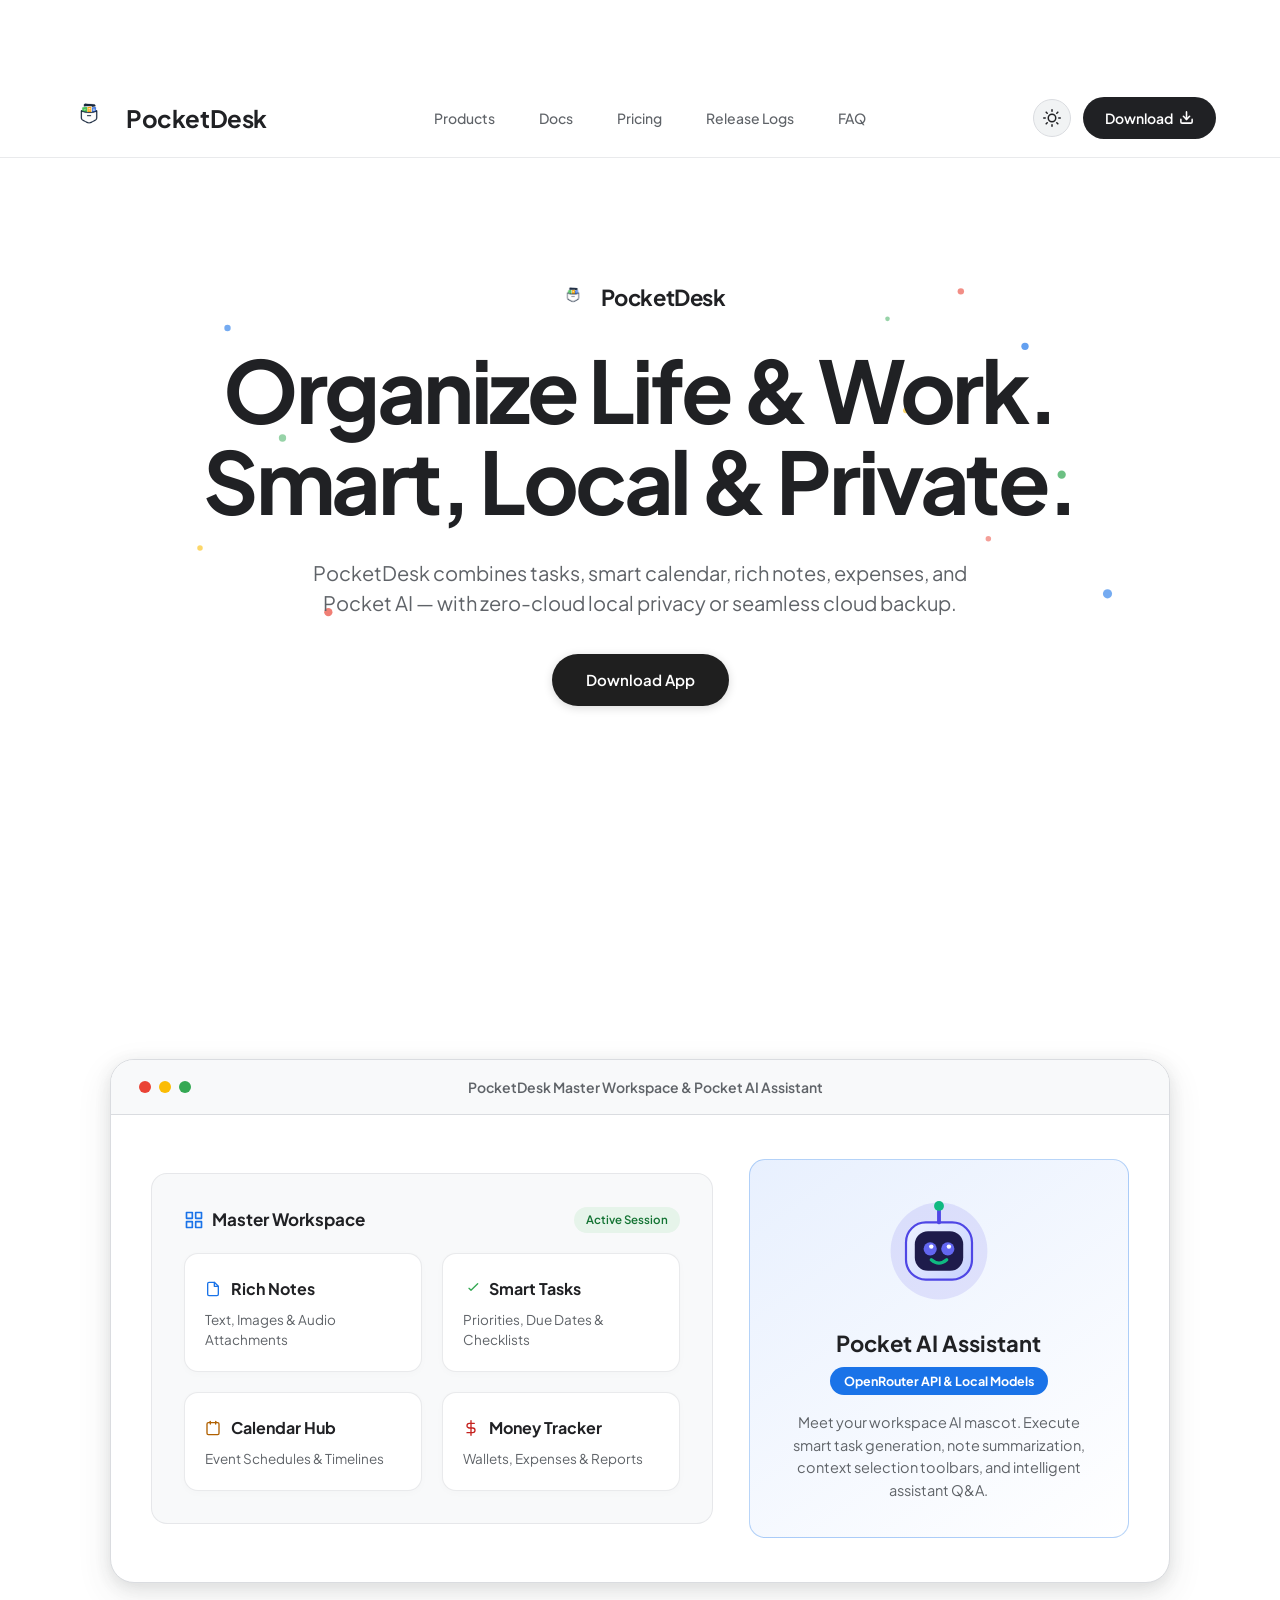
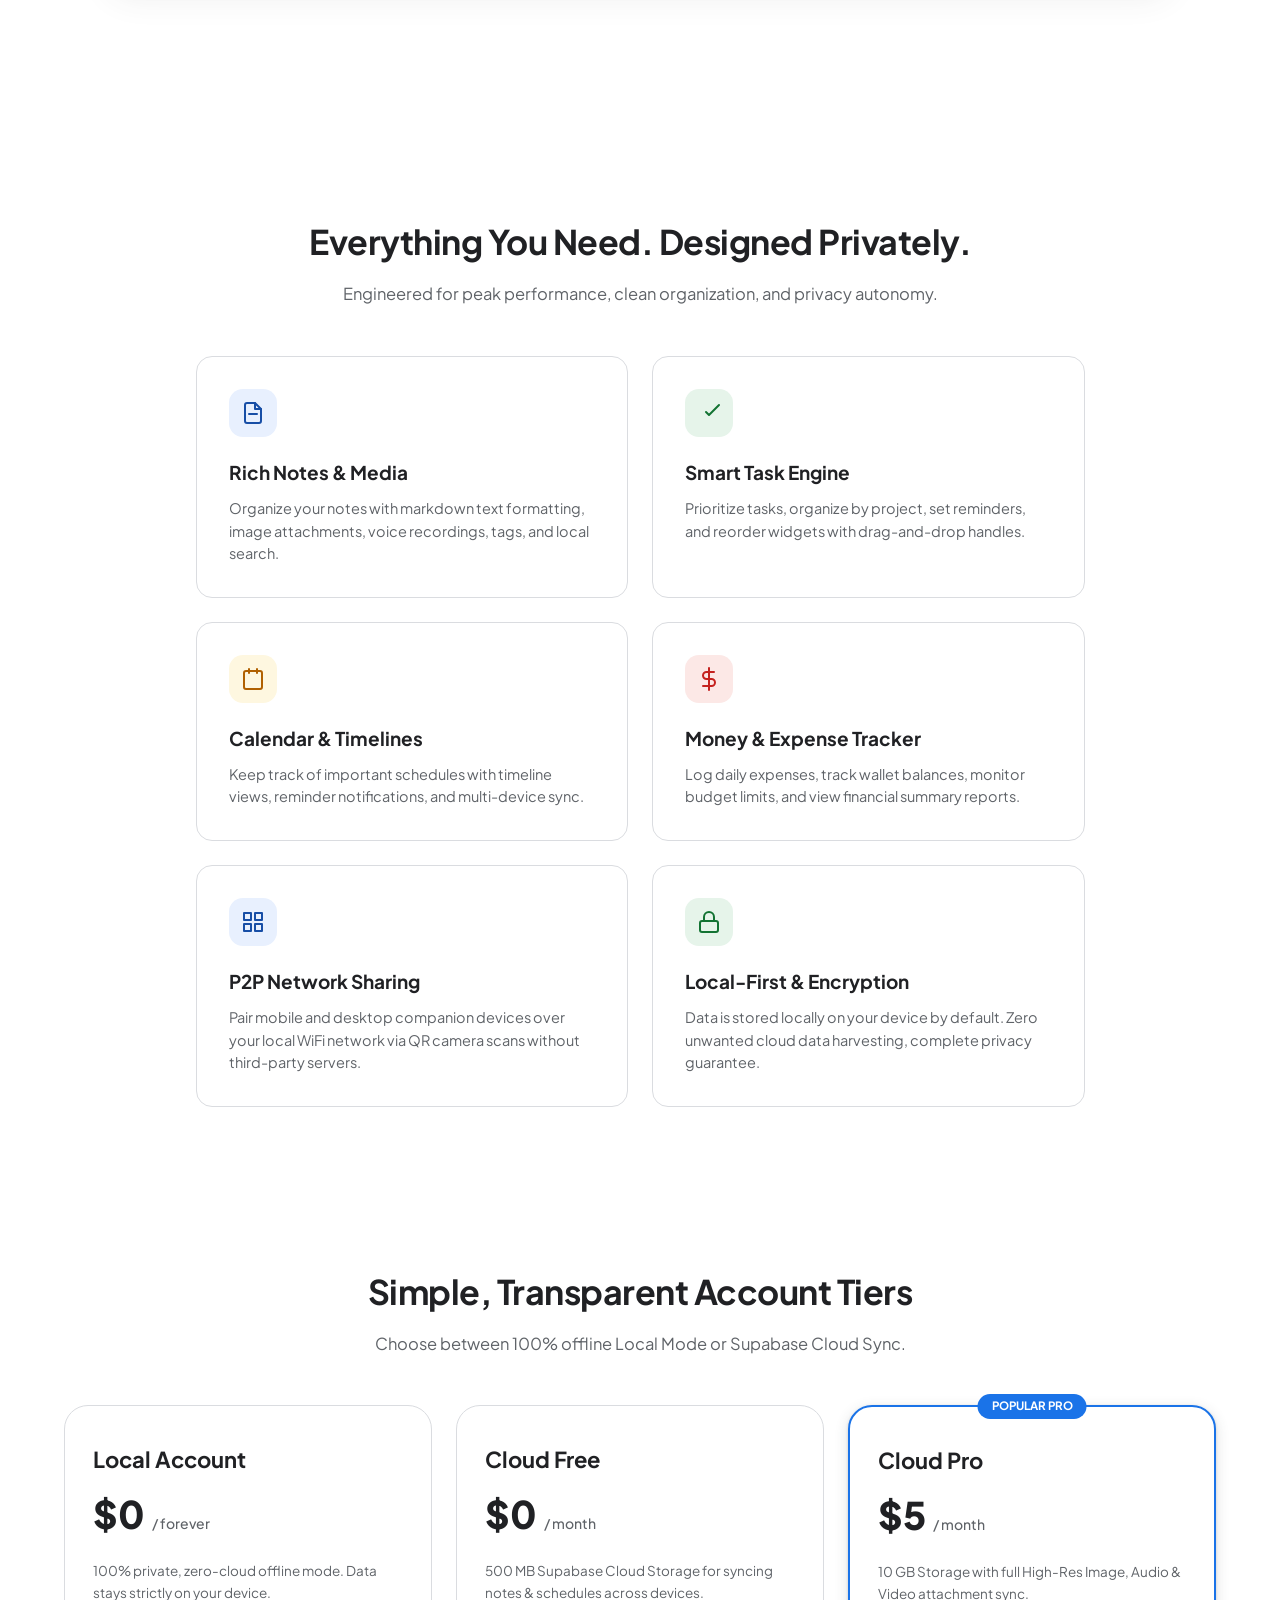
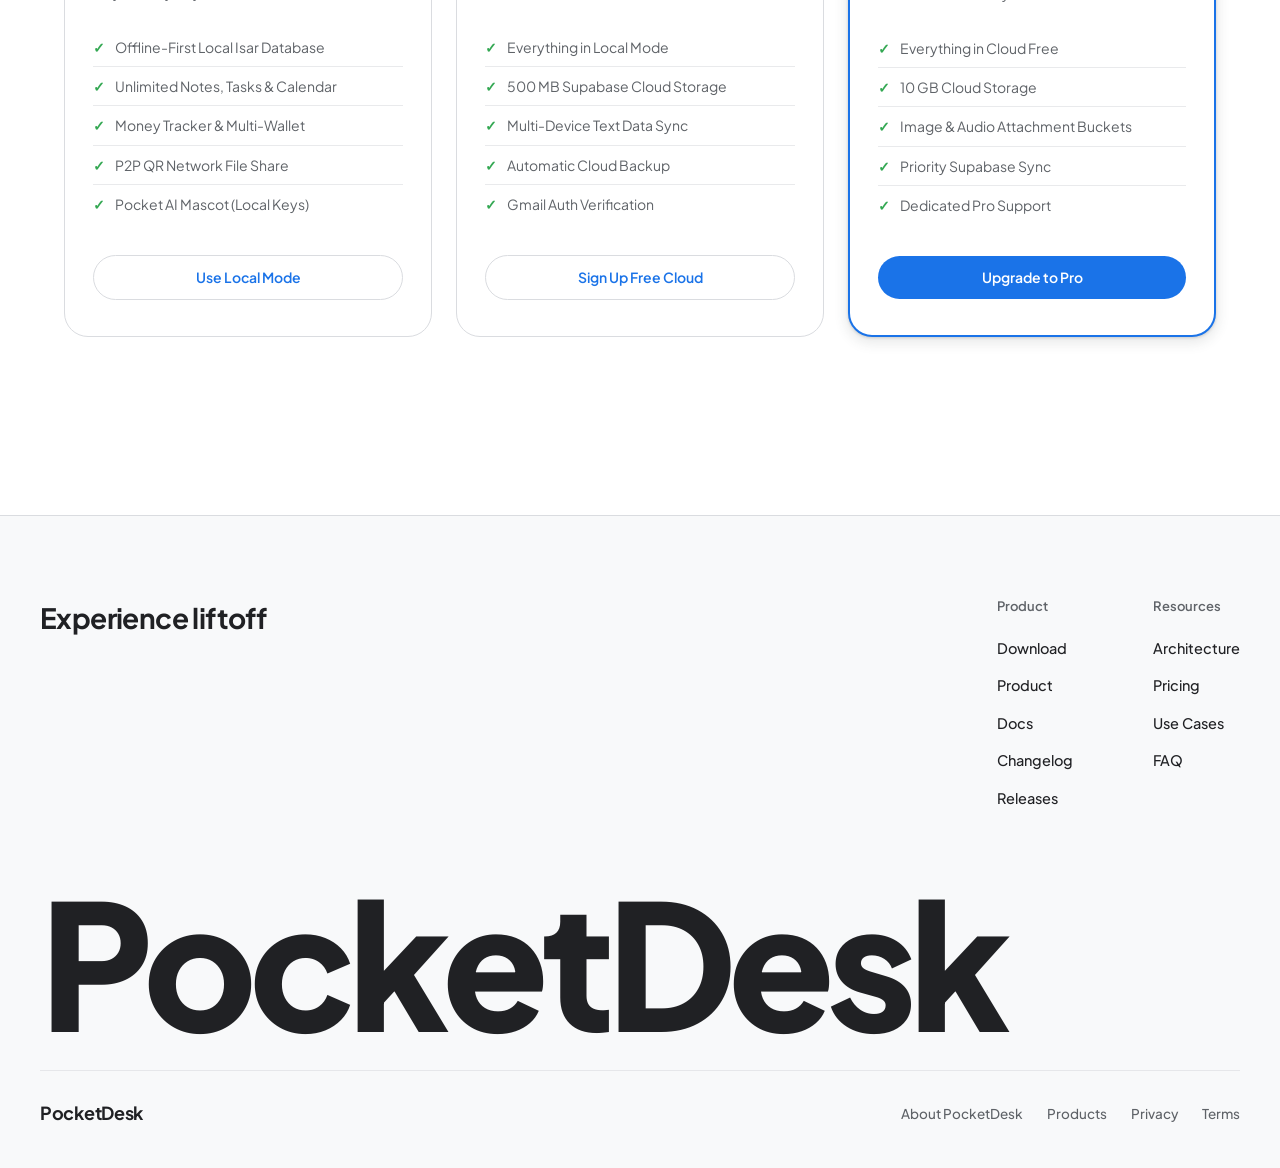
<file: website/index.html>
<!DOCTYPE html>
<html lang="en">
<head>
  <meta charset="UTF-8">
  <meta name="viewport" content="width=device-width, initial-scale=1.0">
  <title>PocketDesk — AI-Powered Productivity Hub & Local Privacy Workspace</title>
  <meta name="description" content="Manage calendars, tasks, rich notes, financial tracking, P2P file sharing, and Pocket AI Assistant — with zero-cloud local privacy or optional Supabase cloud backup.">
  <link rel="shortcut icon" href="favicon.ico">
  <link rel="icon" type="image/png" sizes="128x128" href="favicon.png">
  <link rel="icon" type="image/png" sizes="64x64" href="favicon.png">
  <link rel="icon" type="image/png" sizes="32x32" href="favicon.png">
  <link rel="apple-touch-icon" sizes="180x180" href="favicon.png">
  <script>
    (function() {
      const savedTheme = localStorage.getItem('theme');
      if (savedTheme === 'dark-mode' || (!savedTheme && window.matchMedia('(prefers-color-scheme: dark)').matches)) {
        document.documentElement.classList.add('dark-mode');
      }
    })();
  </script>
  <link rel="stylesheet" href="pocketdesk.css">
</head>
<body>

  <!-- Google Minimalist Navigation -->
  <header class="navbar">
    <div class="nav-container">
      <a href="index.html" class="logo">
        <img src="assets/logo.png" alt="PocketDesk" class="logo-img">
        <span>PocketDesk</span>
      </a>
      <nav class="nav-links">
        <a href="features.html" class="nav-link">Products</a>
        <a href="docs.html" class="nav-link">Docs</a>
        <a href="#plans" class="nav-link">Pricing</a>
        <a href="logs.html" class="nav-link">Release Logs</a>
        <a href="faq.html" class="nav-link">FAQ</a>
      </nav>
      <div class="nav-actions">
        <button id="theme-toggle" class="theme-toggle" aria-label="Toggle theme">
          <svg width="18" height="18" viewBox="0 0 24 24" fill="none" stroke="currentColor" stroke-width="2" stroke-linecap="round" stroke-linejoin="round">
            <circle cx="12" cy="12" r="5"></circle>
            <line x1="12" y1="1" x2="12" y2="3"></line>
            <line x1="12" y1="21" x2="12" y2="23"></line>
            <line x1="4.22" y1="4.22" x2="5.64" y2="5.64"></line>
            <line x1="18.36" y1="18.36" x2="19.78" y2="19.78"></line>
            <line x1="1" y1="12" x2="3" y2="12"></line>
            <line x1="21" y1="12" x2="23" y2="12"></line>
            <line x1="4.22" y1="19.78" x2="5.64" y2="18.36"></line>
            <line x1="18.36" y1="5.64" x2="19.78" y2="4.22"></line>
          </svg>
        </button>
        <a href="download.html" class="btn-pill btn-dark" style="gap: 6px;">
          <span>Download</span>
          <svg width="15" height="15" viewBox="0 0 24 24" fill="none" stroke="currentColor" stroke-width="2.5" stroke-linecap="round" stroke-linejoin="round">
            <path d="M21 15v4a2 2 0 0 1-2 2H5a2 2 0 0 1-2-2v-4"></path>
            <polyline points="7 10 12 15 17 10"></polyline>
            <line x1="12" y1="15" x2="12" y2="3"></line>
          </svg>
        </a>
        <button id="hamburger-btn" class="hamburger-btn" aria-label="Toggle navigation menu" aria-expanded="false">
          <svg class="hamburger-icon" width="22" height="22" viewBox="0 0 24 24" fill="none" stroke="currentColor" stroke-width="2" stroke-linecap="round" stroke-linejoin="round">
            <line x1="3" y1="12" x2="21" y2="12"></line>
            <line x1="3" y1="6" x2="21" y2="6"></line>
            <line x1="3" y1="18" x2="21" y2="18"></line>
          </svg>
          <svg class="close-icon" width="22" height="22" viewBox="0 0 24 24" fill="none" stroke="currentColor" stroke-width="2" stroke-linecap="round" stroke-linejoin="round">
            <line x1="18" y1="6" x2="6" y2="18"></line>
            <line x1="6" y1="6" x2="18" y2="18"></line>
          </svg>
        </button>
      </div>
    </div>
  </header>

  <!-- Mobile Drawer Menu -->
  <div id="mobile-menu-drawer" class="mobile-menu-drawer">
    <nav class="mobile-nav-links">
      <a href="features.html" class="mobile-nav-link">Products</a>
      <a href="docs.html" class="mobile-nav-link">Docs</a>
      <a href="#plans" class="mobile-nav-link">Pricing</a>
      <a href="logs.html" class="mobile-nav-link">Release Logs</a>
      <a href="faq.html" class="mobile-nav-link">FAQ</a>
    </nav>
    <div class="mobile-menu-actions">
      <a href="download.html" class="btn-pill btn-dark" style="width: 100%; justify-content: center; gap: 8px; padding: 14px 20px;">
        <span>Download App</span>
        <svg width="16" height="16" viewBox="0 0 24 24" fill="none" stroke="currentColor" stroke-width="2.5" stroke-linecap="round" stroke-linejoin="round">
          <path d="M21 15v4a2 2 0 0 1-2 2H5a2 2 0 0 1-2-2v-4"></path>
          <polyline points="7 10 12 15 17 10"></polyline>
          <line x1="12" y1="15" x2="12" y2="3"></line>
        </svg>
      </a>
    </div>
  </div>

  <main>
    <!-- Antigravity Premium Hero Section (Full Viewport) -->
    <section class="hero-section full-section">
      <!-- Scattered Particle Accents Canvas matching Antigravity -->
      <svg class="hero-bg-accent" viewBox="0 0 1200 800" fill="none">
        <circle cx="950" cy="180" r="3.5" fill="#ea4335" opacity="0.7"/>
        <circle cx="1020" cy="240" r="4" fill="#1a73e8" opacity="0.8"/>
        <circle cx="890" cy="310" r="3" fill="#fbbc04" opacity="0.7"/>
        <circle cx="1060" cy="380" r="4.5" fill="#34a853" opacity="0.85"/>
        <circle cx="980" cy="450" r="3" fill="#ea4335" opacity="0.6"/>
        <circle cx="1110" cy="510" r="5" fill="#1a73e8" opacity="0.7"/>
        <circle cx="870" cy="210" r="2.5" fill="#34a853" opacity="0.6"/>
        <circle cx="150" cy="220" r="3.5" fill="#1a73e8" opacity="0.7"/>
        <circle cx="210" cy="340" r="4" fill="#34a853" opacity="0.6"/>
        <circle cx="120" cy="460" r="3" fill="#fbbc04" opacity="0.7"/>
        <circle cx="260" cy="530" r="4.5" fill="#ea4335" opacity="0.8"/>
      </svg>

      <!-- Brand Badge above headline -->
      <div class="hero-brand-badge">
        <img src="assets/logo.png" alt="PocketDesk" class="hero-badge-img">
        <span class="hero-badge-text">PocketDesk</span>
      </div>

      <h1 class="hero-title">
        Organize Life & Work.<br>Smart, Local & Private.
      </h1>

      <p class="hero-subtitle" style="max-width: 680px; margin: 0 auto 36px; font-size: clamp(16px, 2.2vw, 20px); color: var(--text-secondary); line-height: 1.5; font-weight: 400; z-index: 1;">
        PocketDesk combines tasks, smart calendar, rich notes, expenses, and Pocket AI — with zero-cloud local privacy or seamless cloud backup.
      </p>

      <div class="hero-buttons">
        <a href="download.html" class="btn-hero-dark">
          Download App
        </a>
      </div>
    </section>

    <!-- App Showcase & AI Mascot Container (Full Viewport Section) -->
    <section id="dashboard" class="section-wrapper full-section">
      <div class="showcase-container">
        <div class="showcase-header">
          <div class="window-dots">
            <span class="dot red"></span>
            <span class="dot yellow"></span>
            <span class="dot green"></span>
          </div>
          <span class="window-title">PocketDesk Master Workspace & Pocket AI Assistant</span>
          <span style="width: 40px;"></span>
        </div>
        <div class="showcase-body">
          
          <!-- Dashboard Wireframe/Mockup -->
          <div class="dashboard-preview-card">
            <div style="display: flex; justify-content: space-between; align-items: center; margin-bottom: 20px;">
              <h3 style="font-size: 17px; font-weight: 700; color: var(--text-primary); display: flex; align-items: center; gap: 8px;">
                <svg width="20" height="20" viewBox="0 0 24 24" fill="none" stroke="var(--google-blue)" stroke-width="2" stroke-linecap="round" stroke-linejoin="round">
                  <rect x="3" y="3" width="7" height="7"></rect>
                  <rect x="14" y="3" width="7" height="7"></rect>
                  <rect x="14" y="14" width="7" height="7"></rect>
                  <rect x="3" y="14" width="7" height="7"></rect>
                </svg>
                Master Workspace
              </h3>
              <span style="font-size: 11.5px; font-weight: 600; color: var(--google-green-text); background: var(--google-green-container); padding: 4px 12px; border-radius: var(--radius-pill);">Active Session</span>
            </div>

            <div class="dash-grid">
              <div class="dash-widget">
                <h4>
                  <svg width="16" height="16" viewBox="0 0 24 24" fill="none" stroke="var(--google-blue)" stroke-width="2" stroke-linecap="round" stroke-linejoin="round"><path d="M14 2H6a2 2 0 0 0-2 2v16a2 2 0 0 0 2 2h12a2 2 0 0 0 2-2V8z"></path><polyline points="14 2 14 8 20 8"></polyline></svg>
                  Rich Notes
                </h4>
                <p>Text, Images & Audio Attachments</p>
              </div>
              <div class="dash-widget">
                <h4>
                  <svg width="16" height="16" viewBox="0 0 24 24" fill="none" stroke="var(--google-green)" stroke-width="2" stroke-linecap="round" stroke-linejoin="round"><polyline points="22 4 12 14.01 9 11.01"></polyline></svg>
                  Smart Tasks
                </h4>
                <p>Priorities, Due Dates & Checklists</p>
              </div>
              <div class="dash-widget">
                <h4>
                  <svg width="16" height="16" viewBox="0 0 24 24" fill="none" stroke="var(--google-amber-text)" stroke-width="2" stroke-linecap="round" stroke-linejoin="round"><rect x="3" y="4" width="18" height="18" rx="2" ry="2"></rect><line x1="16" y1="2" x2="16" y2="6"></line><line x1="8" y1="2" x2="8" y2="6"></line></svg>
                  Calendar Hub
                </h4>
                <p>Event Schedules & Timelines</p>
              </div>
              <div class="dash-widget">
                <h4>
                  <svg width="16" height="16" viewBox="0 0 24 24" fill="none" stroke="var(--google-red-text)" stroke-width="2" stroke-linecap="round" stroke-linejoin="round"><line x1="12" y1="1" x2="12" y2="23"></line><path d="M17 5H9.5a3.5 3.5 0 0 0 0 7h5a3.5 3.5 0 0 1 0 7H6"></path></svg>
                  Money Tracker
                </h4>
                <p>Wallets, Expenses & Reports</p>
              </div>
            </div>
          </div>

          <!-- AI Mascot Card -->
          <div id="ai-mascot" class="mascot-card">
            <!-- Premium SVG Robot Mascot -->
            <svg class="mascot-svg-avatar" viewBox="0 0 100 100" fill="none">
              <!-- Glow halo -->
              <circle cx="50" cy="50" r="44" fill="rgba(79, 70, 229, 0.12)" />
              <!-- Outer body -->
              <rect x="20" y="24" width="60" height="52" rx="18" fill="url(#mascot-grad)" stroke="#4F46E5" stroke-width="2" />
              <!-- Face Screen -->
              <rect x="28" y="32" width="44" height="36" rx="12" fill="#1E1B4B" />
              <!-- Eyes -->
              <circle cx="42" cy="48" r="6" fill="#6366F1" />
              <circle cx="58" cy="48" r="6" fill="#6366F1" />
              <circle cx="43" cy="46" r="2" fill="#FFFFFF" />
              <circle cx="59" cy="46" r="2" fill="#FFFFFF" />
              <!-- Smile Line -->
              <path d="M 43 58 Q 50 64 57 58" stroke="#10B981" stroke-width="3" stroke-linecap="round" />
              <!-- Antenna -->
              <line x1="50" y1="24" x2="50" y2="12" stroke="#4F46E5" stroke-width="3.5" stroke-linecap="round" />
              <circle cx="50" cy="9" r="4.5" fill="#10B981" />
              <!-- Gradients -->
              <defs>
                <linearGradient id="mascot-grad" x1="20" y1="24" x2="80" y2="76" gradientUnits="userSpaceOnUse">
                  <stop stop-color="#EEF2FF" />
                  <stop offset="1" stop-color="#C7D2FE" />
                </linearGradient>
              </defs>
            </svg>

            <div class="mascot-name">Pocket AI Assistant</div>
            <span class="mascot-pill">OpenRouter API & Local Models</span>
            <p class="mascot-description">
              Meet your workspace AI mascot. Execute smart task generation, note summarization, context selection toolbars, and intelligent assistant Q&A.
            </p>
          </div>

        </div>
      </div>
    </section>

    <!-- Comprehensive Feature Grid (Full Viewport Section) -->
    <section id="features" class="section-wrapper full-section">
      <div class="section-header">
        <h2 class="section-title">Everything You Need. Designed Privately.</h2>
        <p class="section-desc">Engineered for peak performance, clean organization, and privacy autonomy.</p>
      </div>

      <div class="features-grid">
        <div class="feature-card">
          <div class="feature-icon-box blue">
            <svg width="24" height="24" viewBox="0 0 24 24" fill="none" stroke="currentColor" stroke-width="2" stroke-linecap="round" stroke-linejoin="round">
              <path d="M14 2H6a2 2 0 0 0-2 2v16a2 2 0 0 0 2 2h12a2 2 0 0 0 2-2V8z"></path>
              <polyline points="14 2 14 8 20 8"></polyline>
              <line x1="16" y1="13" x2="8" y2="13"></line>
            </svg>
          </div>
          <h3>Rich Notes & Media</h3>
          <p>Organize your notes with markdown text formatting, image attachments, voice recordings, tags, and local search.</p>
        </div>

        <div class="feature-card">
          <div class="feature-icon-box green">
            <svg width="24" height="24" viewBox="0 0 24 24" fill="none" stroke="currentColor" stroke-width="2" stroke-linecap="round" stroke-linejoin="round">
              <polyline points="22 4 12 14.01 9 11.01"></polyline>
            </svg>
          </div>
          <h3>Smart Task Engine</h3>
          <p>Prioritize tasks, organize by project, set reminders, and reorder widgets with drag-and-drop handles.</p>
        </div>

        <div class="feature-card">
          <div class="feature-icon-box yellow">
            <svg width="24" height="24" viewBox="0 0 24 24" fill="none" stroke="currentColor" stroke-width="2" stroke-linecap="round" stroke-linejoin="round">
              <rect x="3" y="4" width="18" height="18" rx="2" ry="2"></rect>
              <line x1="16" y1="2" x2="16" y2="6"></line>
              <line x1="8" y1="2" x2="8" y2="6"></line>
            </svg>
          </div>
          <h3>Calendar & Timelines</h3>
          <p>Keep track of important schedules with timeline views, reminder notifications, and multi-device sync.</p>
        </div>

        <div class="feature-card">
          <div class="feature-icon-box red">
            <svg width="24" height="24" viewBox="0 0 24 24" fill="none" stroke="currentColor" stroke-width="2" stroke-linecap="round" stroke-linejoin="round">
              <line x1="12" y1="1" x2="12" y2="23"></line>
              <path d="M17 5H9.5a3.5 3.5 0 0 0 0 7h5a3.5 3.5 0 0 1 0 7H6"></path>
            </svg>
          </div>
          <h3>Money & Expense Tracker</h3>
          <p>Log daily expenses, track wallet balances, monitor budget limits, and view financial summary reports.</p>
        </div>

        <div class="feature-card">
          <div class="feature-icon-box blue">
            <svg width="24" height="24" viewBox="0 0 24 24" fill="none" stroke="currentColor" stroke-width="2" stroke-linecap="round" stroke-linejoin="round">
              <rect x="3" y="3" width="7" height="7"></rect>
              <rect x="14" y="3" width="7" height="7"></rect>
              <rect x="14" y="14" width="7" height="7"></rect>
              <rect x="3" y="14" width="7" height="7"></rect>
            </svg>
          </div>
          <h3>P2P Network Sharing</h3>
          <p>Pair mobile and desktop companion devices over your local WiFi network via QR camera scans without third-party servers.</p>
        </div>

        <div class="feature-card">
          <div class="feature-icon-box green">
            <svg width="24" height="24" viewBox="0 0 24 24" fill="none" stroke="currentColor" stroke-width="2" stroke-linecap="round" stroke-linejoin="round">
              <rect x="3" y="11" width="18" height="11" rx="2" ry="2"></rect>
              <path d="M7 11V7a5 5 0 0 1 10 0v4"></path>
            </svg>
          </div>
          <h3>Local-First & Encryption</h3>
          <p>Data is stored locally on your device by default. Zero unwanted cloud data harvesting, complete privacy guarantee.</p>
        </div>
      </div>
    </section>

    <!-- Plans & Pricing Section (Full Viewport Section) -->
    <section id="plans" class="section-wrapper full-section">
      <div class="section-header">
        <h2 class="section-title">Simple, Transparent Account Tiers</h2>
        <p class="section-desc">Choose between 100% offline Local Mode or Supabase Cloud Sync.</p>
      </div>

      <div class="pricing-grid">
        
        <!-- Local Account -->
        <div class="pricing-card">
          <div>
            <div class="plan-name">Local Account</div>
            <div class="plan-price">$0 <span>/ forever</span></div>
            <p style="font-size: 13.5px; color: var(--text-secondary); margin-bottom: 24px;">100% private, zero-cloud offline mode. Data stays strictly on your device.</p>
            <ul class="plan-features">
              <li><span class="check-icon">✓</span> Offline-First Local Isar Database</li>
              <li><span class="check-icon">✓</span> Unlimited Notes, Tasks & Calendar</li>
              <li><span class="check-icon">✓</span> Money Tracker & Multi-Wallet</li>
              <li><span class="check-icon">✓</span> P2P QR Network File Share</li>
              <li><span class="check-icon">✓</span> Pocket AI Mascot (Local Keys)</li>
            </ul>
          </div>
          <a href="download.html" class="btn-pill btn-outlined" style="width: 100%; text-align: center;">Use Local Mode</a>
        </div>

        <!-- Cloud Free -->
        <div class="pricing-card">
          <div>
            <div class="plan-name">Cloud Free</div>
            <div class="plan-price">$0 <span>/ month</span></div>
            <p style="font-size: 13.5px; color: var(--text-secondary); margin-bottom: 24px;">500 MB Supabase Cloud Storage for syncing notes & schedules across devices.</p>
            <ul class="plan-features">
              <li><span class="check-icon">✓</span> Everything in Local Mode</li>
              <li><span class="check-icon">✓</span> 500 MB Supabase Cloud Storage</li>
              <li><span class="check-icon">✓</span> Multi-Device Text Data Sync</li>
              <li><span class="check-icon">✓</span> Automatic Cloud Backup</li>
              <li><span class="check-icon">✓</span> Gmail Auth Verification</li>
            </ul>
          </div>
          <a href="download.html" class="btn-pill btn-outlined" style="width: 100%; text-align: center;">Sign Up Free Cloud</a>
        </div>

        <!-- Cloud Pro -->
        <div class="pricing-card featured">
          <div class="plan-badge">POPULAR PRO</div>
          <div>
            <div class="plan-name">Cloud Pro</div>
            <div class="plan-price">$5 <span>/ month</span></div>
            <p style="font-size: 13.5px; color: var(--text-secondary); margin-bottom: 24px;">10 GB Storage with full High-Res Image, Audio & Video attachment sync.</p>
            <ul class="plan-features">
              <li><span class="check-icon">✓</span> Everything in Cloud Free</li>
              <li><span class="check-icon">✓</span> 10 GB Cloud Storage</li>
              <li><span class="check-icon">✓</span> Image & Audio Attachment Buckets</li>
              <li><span class="check-icon">✓</span> Priority Supabase Sync</li>
              <li><span class="check-icon">✓</span> Dedicated Pro Support</li>
            </ul>
          </div>
          <a href="download.html" class="btn-pill btn-primary" style="width: 100%; text-align: center;">Upgrade to Pro</a>
        </div>

      </div>
    </section>

  </main>

  <footer class="antigravity-footer">
    <div class="footer-upper">
      <div class="footer-upper-left">
        <h3 class="footer-slogan">Experience liftoff</h3>
      </div>
      <div class="footer-upper-right">
        <div class="footer-column">
          <h4 class="footer-heading">Product</h4>
          <ul class="footer-links-list">
            <li><a href="download.html">Download</a></li>
            <li><a href="features.html">Product</a></li>
            <li><a href="docs.html">Docs</a></li>
            <li><a href="logs.html">Changelog</a></li>
            <li><a href="logs.html">Releases</a></li>
          </ul>
        </div>
        <div class="footer-column">
          <h4 class="footer-heading">Resources</h4>
          <ul class="footer-links-list">
            <li><a href="docs.html">Architecture</a></li>
            <li><a href="#plans">Pricing</a></li>
            <li><a href="features.html">Use Cases</a></li>
            <li><a href="faq.html">FAQ</a></li>
          </ul>
        </div>
      </div>
    </div>

    <div class="footer-giant-branding">
      PocketDesk
    </div>

    <div class="footer-bottom-line">
      <div class="footer-brand-left">
        PocketDesk
      </div>
      <div class="footer-legal-links">
        <a href="index.html">About PocketDesk</a>
        <a href="features.html">Products</a>
        <a href="privacy.html">Privacy</a>
        <a href="terms.html">Terms</a>
      </div>
    </div>
  </footer>

  <script src="app.js"></script>
</body>
</html>
</file>
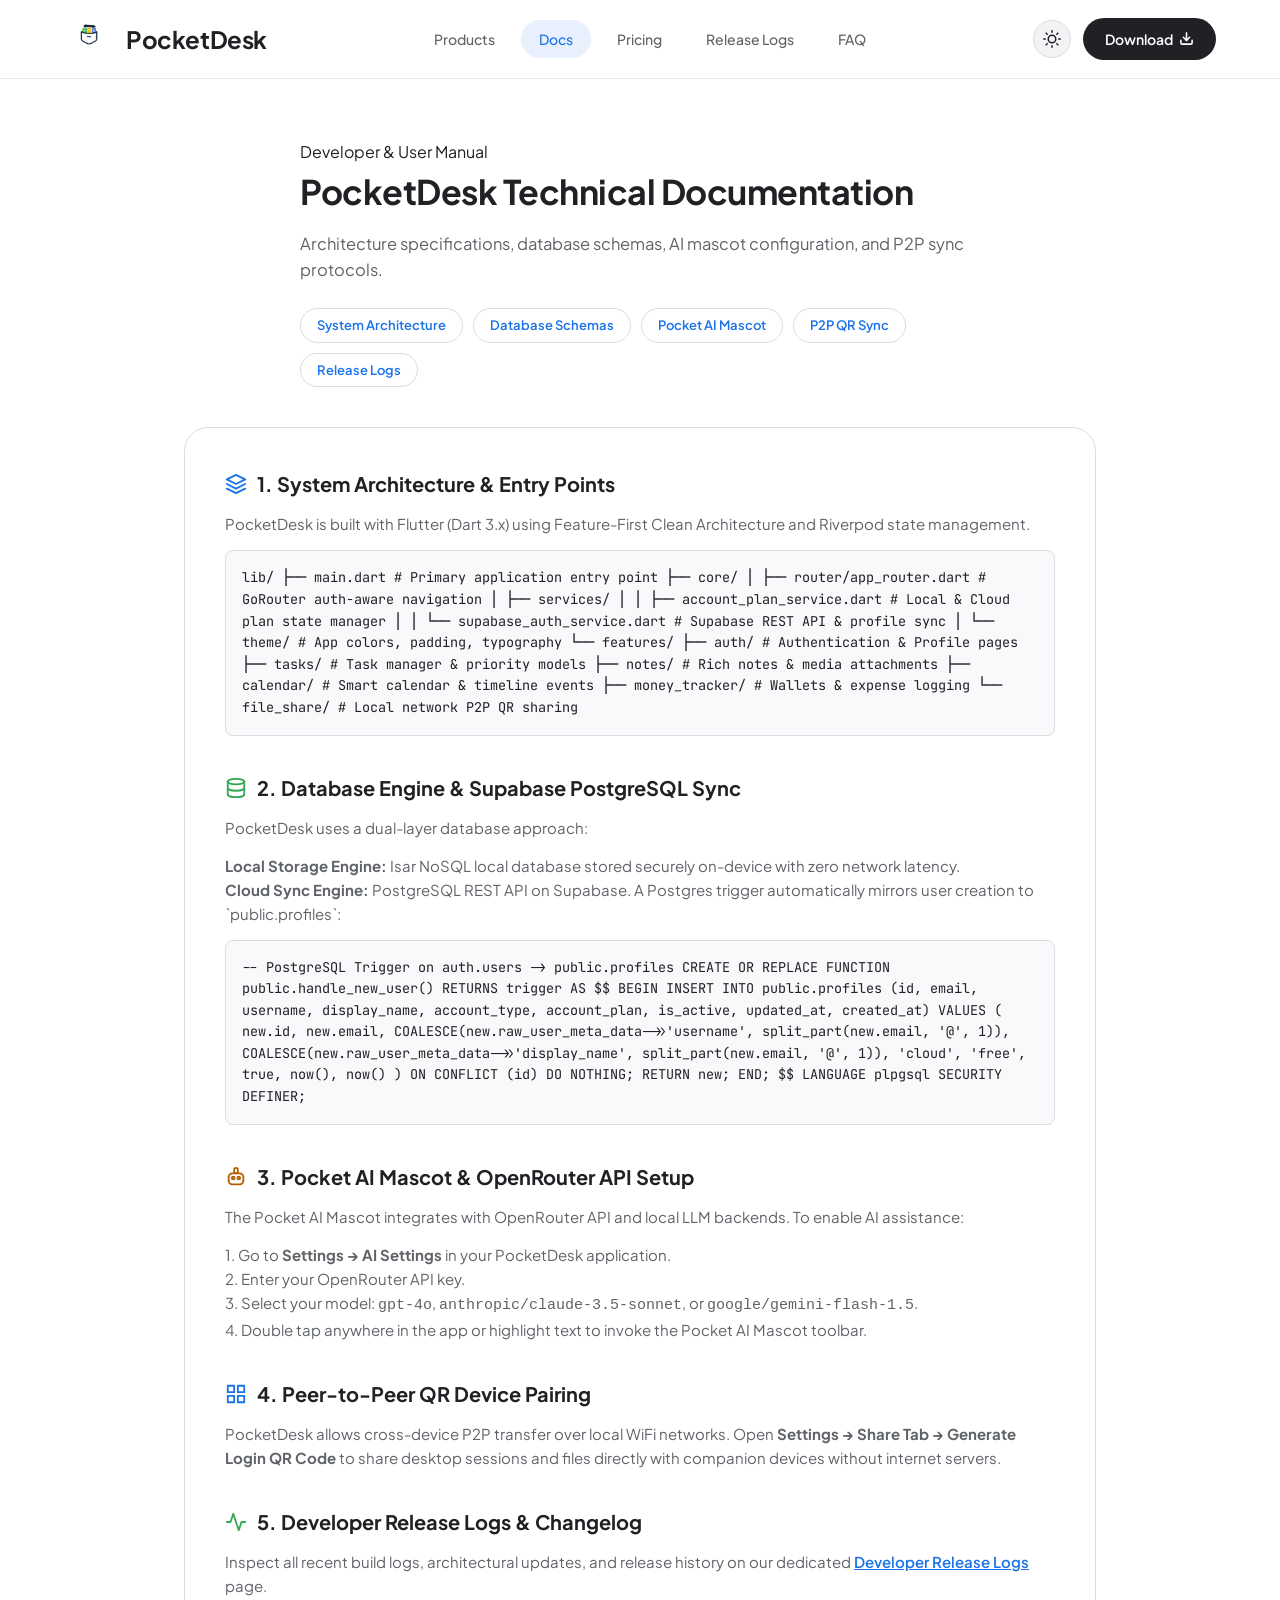
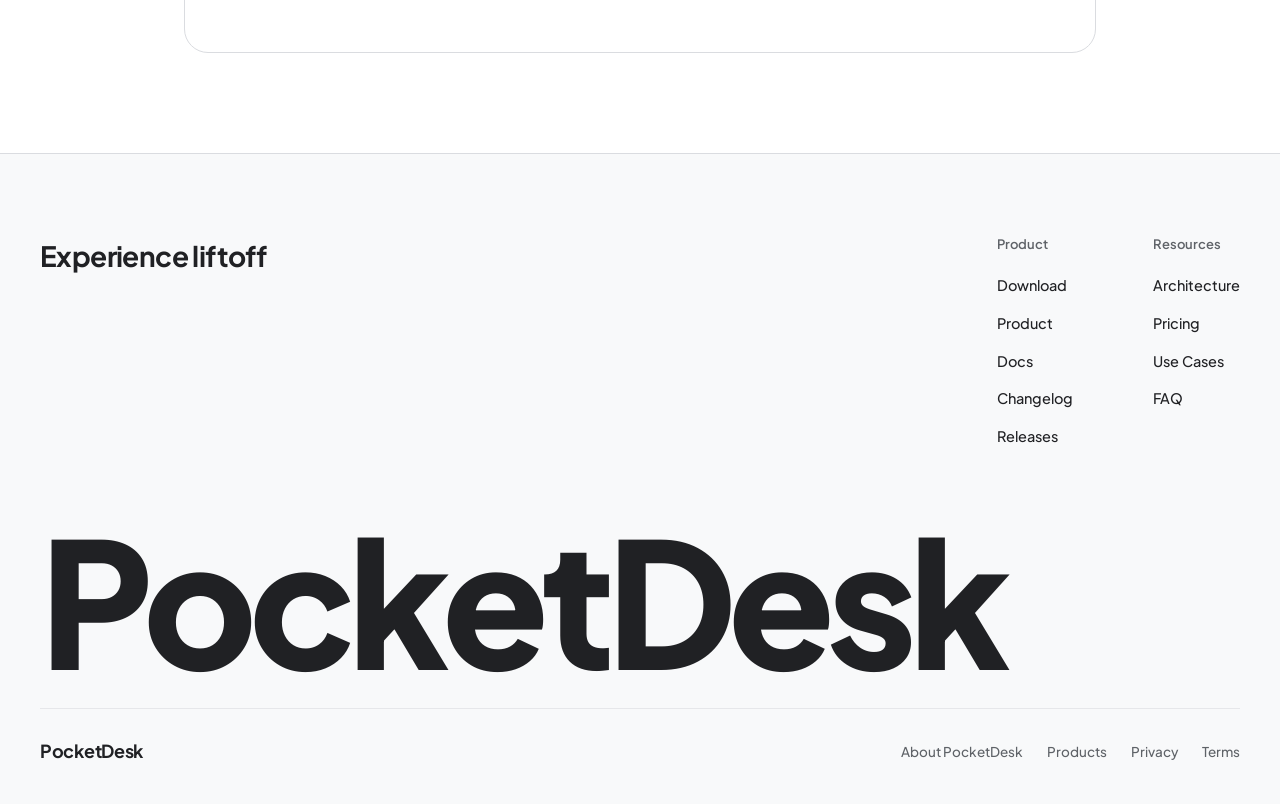
<file: website/docs.html>
<!DOCTYPE html>
<html lang="en">
<head>
  <meta charset="UTF-8">
  <meta name="viewport" content="width=device-width, initial-scale=1.0">
  <title>Documentation & Dev Guide — PocketDesk</title>
  <meta name="description" content="Official technical documentation, architecture specs, database schema, AI Mascot setup, and developer guide for PocketDesk.">
  <link rel="shortcut icon" href="favicon.ico">
  <link rel="icon" type="image/png" sizes="128x128" href="favicon.png">
  <link rel="icon" type="image/png" sizes="64x64" href="favicon.png">
  <link rel="icon" type="image/png" sizes="32x32" href="favicon.png">
  <link rel="apple-touch-icon" sizes="180x180" href="favicon.png">
  <script>
    (function() {
      const savedTheme = localStorage.getItem('theme');
      if (savedTheme === 'dark-mode' || (!savedTheme && window.matchMedia('(prefers-color-scheme: dark)').matches)) {
        document.documentElement.classList.add('dark-mode');
      }
    })();
  </script>
  <link rel="stylesheet" href="pocketdesk.css">
</head>
<body>

  <!-- Google Minimalist Navigation -->
  <header class="navbar">
    <div class="nav-container">
      <a href="index.html" class="logo">
        <img src="assets/logo.png" alt="PocketDesk" class="logo-img">
        <span>PocketDesk</span>
      </a>
      <nav class="nav-links">
        <a href="features.html" class="nav-link">Products</a>
        <a href="docs.html" class="nav-link active">Docs</a>
        <a href="index.html#plans" class="nav-link">Pricing</a>
        <a href="logs.html" class="nav-link">Release Logs</a>
        <a href="faq.html" class="nav-link">FAQ</a>
      </nav>
      <div class="nav-actions">
        <button id="theme-toggle" class="theme-toggle" aria-label="Toggle theme">
          <svg width="18" height="18" viewBox="0 0 24 24" fill="none" stroke="currentColor" stroke-width="2" stroke-linecap="round" stroke-linejoin="round">
            <circle cx="12" cy="12" r="5"></circle>
            <line x1="12" y1="1" x2="12" y2="3"></line>
            <line x1="12" y1="21" x2="12" y2="23"></line>
            <line x1="4.22" y1="4.22" x2="5.64" y2="5.64"></line>
            <line x1="18.36" y1="18.36" x2="19.78" y2="19.78"></line>
            <line x1="1" y1="12" x2="3" y2="12"></line>
            <line x1="21" y1="12" x2="23" y2="12"></line>
            <line x1="4.22" y1="19.78" x2="5.64" y2="18.36"></line>
            <line x1="18.36" y1="5.64" x2="19.78" y2="4.22"></line>
          </svg>
        </button>
        <a href="download.html" class="btn-pill btn-dark" style="gap: 6px;">
          <span>Download</span>
          <svg width="15" height="15" viewBox="0 0 24 24" fill="none" stroke="currentColor" stroke-width="2.5" stroke-linecap="round" stroke-linejoin="round">
            <path d="M21 15v4a2 2 0 0 1-2 2H5a2 2 0 0 1-2-2v-4"></path>
            <polyline points="7 10 12 15 17 10"></polyline>
            <line x1="12" y1="15" x2="12" y2="3"></line>
          </svg>
        </a>
        <button id="hamburger-btn" class="hamburger-btn" aria-label="Toggle navigation menu" aria-expanded="false">
          <svg class="hamburger-icon" width="22" height="22" viewBox="0 0 24 24" fill="none" stroke="currentColor" stroke-width="2" stroke-linecap="round" stroke-linejoin="round">
            <line x1="3" y1="12" x2="21" y2="12"></line>
            <line x1="3" y1="6" x2="21" y2="6"></line>
            <line x1="3" y1="18" x2="21" y2="18"></line>
          </svg>
          <svg class="close-icon" width="22" height="22" viewBox="0 0 24 24" fill="none" stroke="currentColor" stroke-width="2" stroke-linecap="round" stroke-linejoin="round">
            <line x1="18" y1="6" x2="6" y2="18"></line>
            <line x1="6" y1="6" x2="18" y2="18"></line>
          </svg>
        </button>
      </div>
    </div>
  </header>

  <!-- Mobile Drawer Menu -->
  <div id="mobile-menu-drawer" class="mobile-menu-drawer">
    <nav class="mobile-nav-links">
      <a href="features.html" class="mobile-nav-link">Products</a>
      <a href="docs.html" class="mobile-nav-link active">Docs</a>
      <a href="index.html#plans" class="mobile-nav-link">Pricing</a>
      <a href="logs.html" class="mobile-nav-link ">Release Logs</a>
      <a href="faq.html" class="mobile-nav-link ">FAQ</a>
    </nav>
    <div class="mobile-menu-actions">
      <a href="download.html" class="btn-pill btn-dark" style="width: 100%; justify-content: center; gap: 8px; padding: 14px 20px;">
        <span>Download App</span>
        <svg width="16" height="16" viewBox="0 0 24 24" fill="none" stroke="currentColor" stroke-width="2.5" stroke-linecap="round" stroke-linejoin="round">
          <path d="M21 15v4a2 2 0 0 1-2 2H5a2 2 0 0 1-2-2v-4"></path>
          <polyline points="7 10 12 15 17 10"></polyline>
          <line x1="12" y1="15" x2="12" y2="3"></line>
        </svg>
      </a>
    </div>
  </div>

  <main class="section-wrapper" style="padding-top: 60px; max-width: 960px;">
    <div class="section-header" style="text-align: left; margin-bottom: 40px;">
      <div class="pill-tag">Developer & User Manual</div>
      <h1 class="section-title" style="text-align: left;">PocketDesk Technical Documentation</h1>
      <p class="section-desc">Architecture specifications, database schemas, AI mascot configuration, and P2P sync protocols.</p>

      <!-- Antigravity Style Docs Quick Navigation Pills -->
      <div style="display: flex; gap: 10px; flex-wrap: wrap; margin-top: 24px;">
        <a href="#arch" class="btn-pill btn-outlined" style="padding: 6px 16px; font-size: 13px;">System Architecture</a>
        <a href="#schemas" class="btn-pill btn-outlined" style="padding: 6px 16px; font-size: 13px;">Database Schemas</a>
        <a href="#ai-setup" class="btn-pill btn-outlined" style="padding: 6px 16px; font-size: 13px;">Pocket AI Mascot</a>
        <a href="#p2p-sync" class="btn-pill btn-outlined" style="padding: 6px 16px; font-size: 13px;">P2P QR Sync</a>
        <a href="logs.html" class="btn-pill btn-outlined" style="padding: 6px 16px; font-size: 13px;">Release Logs</a>
      </div>
    </div>

    <div class="docs-content">
      
      <!-- 1. Architecture Overview -->
      <div id="arch" class="docs-section">
        <h3>
          <svg width="22" height="22" viewBox="0 0 24 24" fill="none" stroke="var(--google-blue)" stroke-width="2" stroke-linecap="round" stroke-linejoin="round"><polygon points="12 2 2 7 12 12 22 7 12 2"></polygon><polyline points="2 17 12 22 22 17"></polyline><polyline points="2 12 12 17 22 12"></polyline></svg>
          1. System Architecture & Entry Points
        </h3>
        <p>
          PocketDesk is built with Flutter (Dart 3.x) using Feature-First Clean Architecture and Riverpod state management.
        </p>
        <div class="code-block">
lib/
├── main.dart                      # Primary application entry point
├── core/
│   ├── router/app_router.dart     # GoRouter auth-aware navigation
│   ├── services/
│   │   ├── account_plan_service.dart   # Local & Cloud plan state manager
│   │   └── supabase_auth_service.dart # Supabase REST API & profile sync
│   └── theme/                     # App colors, padding, typography
└── features/
    ├── auth/                      # Authentication & Profile pages
    ├── tasks/                     # Task manager & priority models
    ├── notes/                     # Rich notes & media attachments
    ├── calendar/                  # Smart calendar & timeline events
    ├── money_tracker/             # Wallets & expense logging
    └── file_share/                # Local network P2P QR sharing
        </div>
      </div>

      <!-- 2. Database Schema -->
      <div id="schemas" class="docs-section">
        <h3>
          <svg width="22" height="22" viewBox="0 0 24 24" fill="none" stroke="var(--google-green)" stroke-width="2" stroke-linecap="round" stroke-linejoin="round"><ellipse cx="12" cy="5" rx="9" ry="3"></ellipse><path d="M21 12c0 1.66-4 3-9 3s-9-1.34-9-3"></path><path d="M3 5v14c0 1.66 4 3 9 3s9-1.34 9-3V5"></path></svg>
          2. Database Engine & Supabase PostgreSQL Sync
        </h3>
        <p>
          PocketDesk uses a dual-layer database approach:
        </p>
        <p>
          <strong>Local Storage Engine:</strong> Isar NoSQL local database stored securely on-device with zero network latency.<br>
          <strong>Cloud Sync Engine:</strong> PostgreSQL REST API on Supabase. A Postgres trigger automatically mirrors user creation to `public.profiles`:
        </p>
        <div class="code-block">
-- PostgreSQL Trigger on auth.users -> public.profiles
CREATE OR REPLACE FUNCTION public.handle_new_user()
RETURNS trigger AS $$
BEGIN
  INSERT INTO public.profiles (id, email, username, display_name, account_type, account_plan, is_active, updated_at, created_at)
  VALUES (
    new.id,
    new.email,
    COALESCE(new.raw_user_meta_data->>'username', split_part(new.email, '@', 1)),
    COALESCE(new.raw_user_meta_data->>'display_name', split_part(new.email, '@', 1)),
    'cloud',
    'free',
    true,
    now(),
    now()
  )
  ON CONFLICT (id) DO NOTHING;
  RETURN new;
END;
$$ LANGUAGE plpgsql SECURITY DEFINER;
        </div>
      </div>

      <!-- 3. Pocket AI Mascot Integration -->
      <div id="ai-setup" class="docs-section">
        <h3>
          <svg width="22" height="22" viewBox="0 0 24 24" fill="none" stroke="var(--google-amber-text)" stroke-width="2" stroke-linecap="round" stroke-linejoin="round"><path d="M12 2a2 2 0 0 1 2 2v2a2 2 0 0 1-2 2 2 2 0 0 1-2-2V4a2 2 0 0 1 2-2z"></path><rect x="4" y="8" width="16" height="12" rx="4"></rect><circle cx="9" cy="13" r="1.5"></circle><circle cx="15" cy="13" r="1.5"></circle></svg>
          3. Pocket AI Mascot & OpenRouter API Setup
        </h3>
        <p>
          The Pocket AI Mascot integrates with OpenRouter API and local LLM backends. To enable AI assistance:
        </p>
        <p>
          1. Go to <strong>Settings &rarr; AI Settings</strong> in your PocketDesk application.<br>
          2. Enter your OpenRouter API key.<br>
          3. Select your model: <code>gpt-4o</code>, <code>anthropic/claude-3.5-sonnet</code>, or <code>google/gemini-flash-1.5</code>.<br>
          4. Double tap anywhere in the app or highlight text to invoke the Pocket AI Mascot toolbar.
        </p>
      </div>

      <!-- 4. P2P Local Network Sync -->
      <div id="p2p-sync" class="docs-section">
        <h3>
          <svg width="22" height="22" viewBox="0 0 24 24" fill="none" stroke="var(--google-blue)" stroke-width="2" stroke-linecap="round" stroke-linejoin="round"><rect x="3" y="3" width="7" height="7"></rect><rect x="14" y="3" width="7" height="7"></rect><rect x="14" y="14" width="7" height="7"></rect><rect x="3" y="14" width="7" height="7"></rect></svg>
          4. Peer-to-Peer QR Device Pairing
        </h3>
        <p>
          PocketDesk allows cross-device P2P transfer over local WiFi networks. Open <strong>Settings &rarr; Share Tab &rarr; Generate Login QR Code</strong> to share desktop sessions and files directly with companion devices without internet servers.
        </p>
      </div>

      <!-- 5. Release Logs Link -->
      <div class="docs-section">
        <h3>
          <svg width="22" height="22" viewBox="0 0 24 24" fill="none" stroke="var(--google-green)" stroke-width="2" stroke-linecap="round" stroke-linejoin="round"><polyline points="22 12 18 12 15 21 9 3 6 12 2 12"></polyline></svg>
          5. Developer Release Logs & Changelog
        </h3>
        <p>
          Inspect all recent build logs, architectural updates, and release history on our dedicated <a href="logs.html" style="color: var(--google-blue); font-weight: 600;">Developer Release Logs</a> page.
        </p>
      </div>

    </div>
  </main>

  <footer class="antigravity-footer">
    <div class="footer-upper">
      <div class="footer-upper-left">
        <h3 class="footer-slogan">Experience liftoff</h3>
      </div>
      <div class="footer-upper-right">
        <div class="footer-column">
          <h4 class="footer-heading">Product</h4>
          <ul class="footer-links-list">
            <li><a href="download.html">Download</a></li>
            <li><a href="features.html">Product</a></li>
            <li><a href="docs.html">Docs</a></li>
            <li><a href="logs.html">Changelog</a></li>
            <li><a href="logs.html">Releases</a></li>
          </ul>
        </div>
        <div class="footer-column">
          <h4 class="footer-heading">Resources</h4>
          <ul class="footer-links-list">
            <li><a href="docs.html">Architecture</a></li>
            <li><a href="index.html#plans">Pricing</a></li>
            <li><a href="features.html">Use Cases</a></li>
            <li><a href="faq.html">FAQ</a></li>
          </ul>
        </div>
      </div>
    </div>

    <div class="footer-giant-branding">
      PocketDesk
    </div>

    <div class="footer-bottom-line">
      <div class="footer-brand-left">
        PocketDesk
      </div>
      <div class="footer-legal-links">
        <a href="index.html">About PocketDesk</a>
        <a href="features.html">Products</a>
        <a href="privacy.html">Privacy</a>
        <a href="terms.html">Terms</a>
      </div>
    </div>
  </footer>

  <script src="app.js"></script>
</body>
</html>
</file>
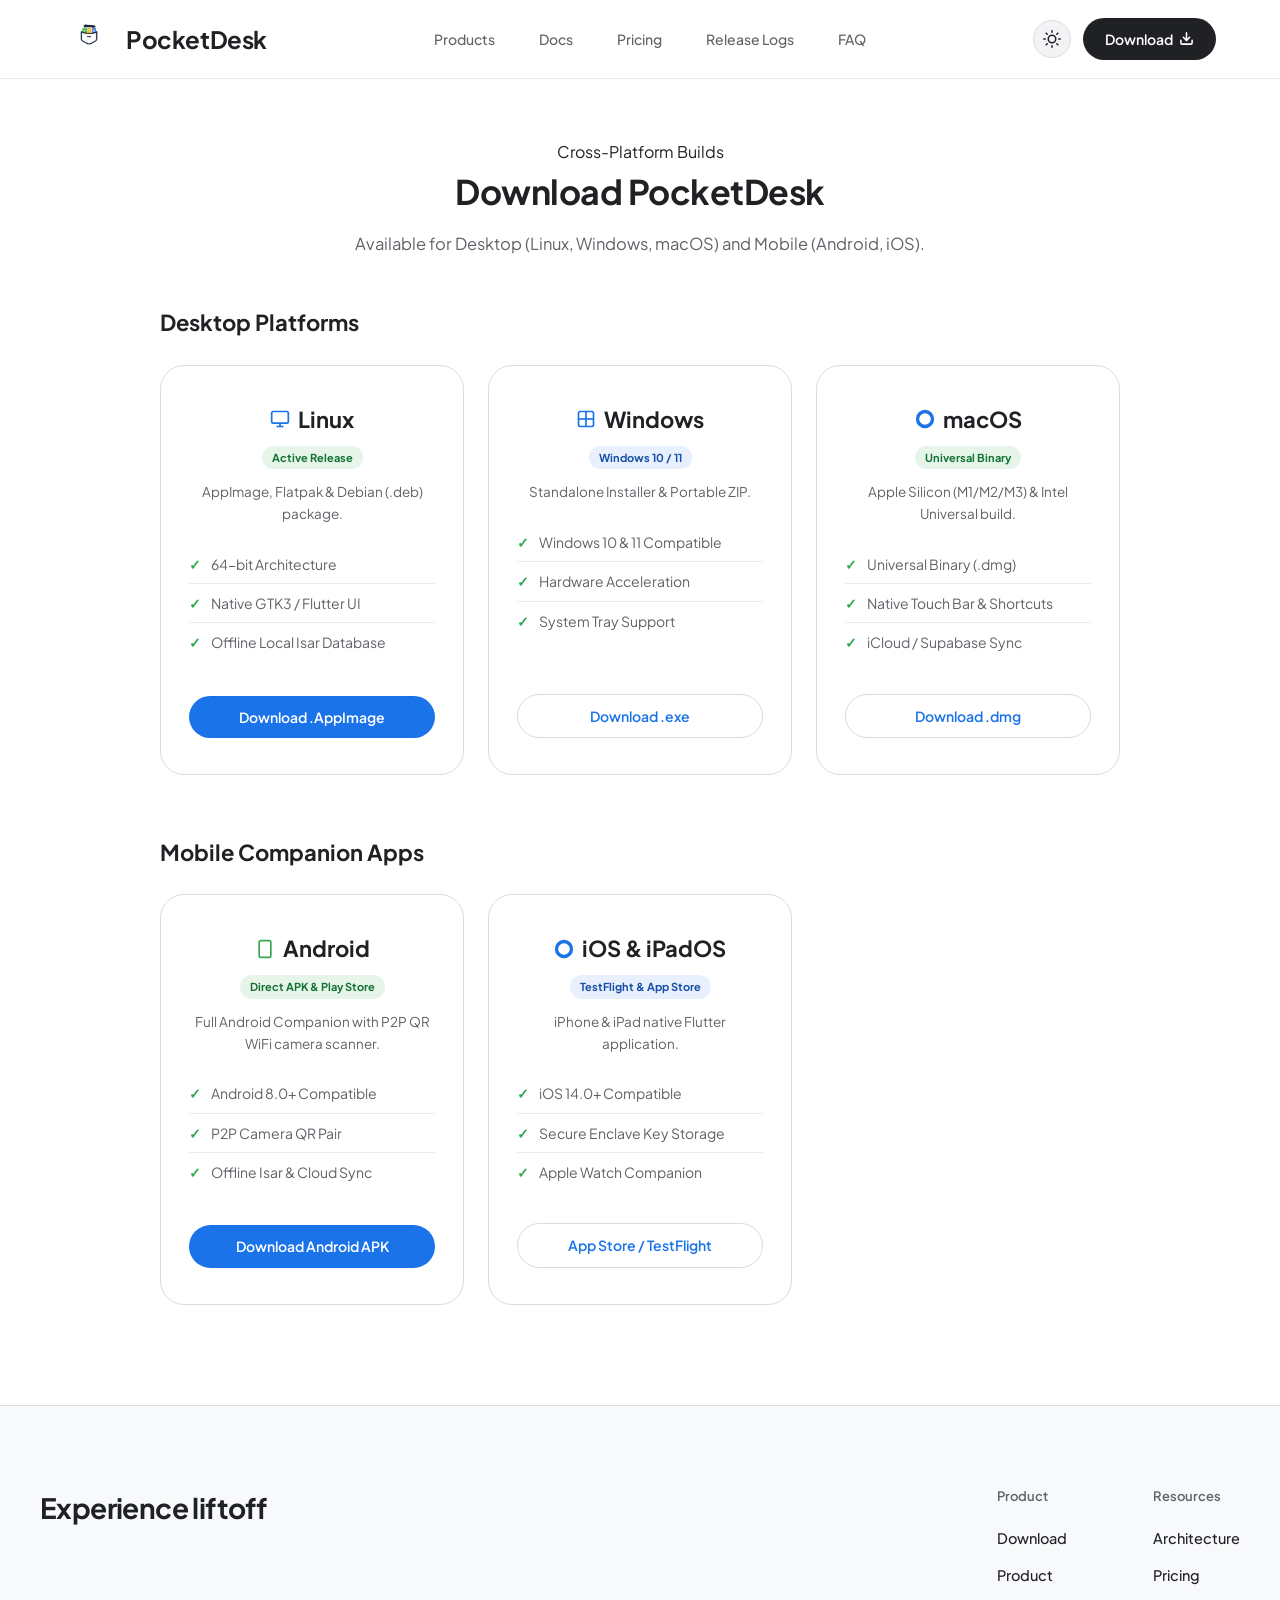
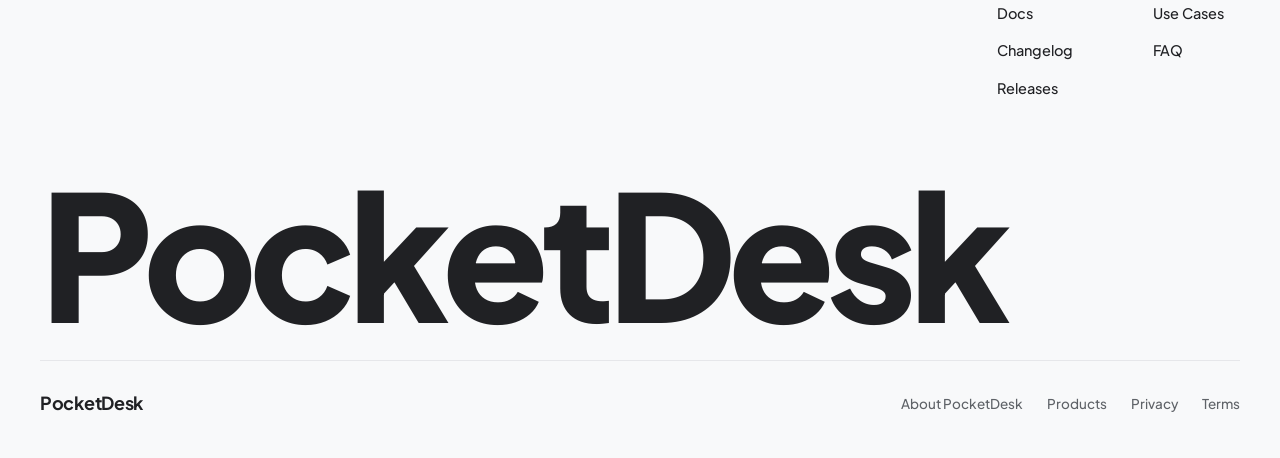
<file: website/download.html>
<!DOCTYPE html>
<html lang="en">
<head>
  <meta charset="UTF-8">
  <meta name="viewport" content="width=device-width, initial-scale=1.0">
  <title>Download PocketDesk — Linux, Windows, macOS & Mobile</title>
  <meta name="description" content="Download PocketDesk for Linux, Windows, macOS, Android, and iOS. Local privacy productivity hub.">
  <link rel="shortcut icon" href="favicon.ico">
  <link rel="icon" type="image/png" sizes="128x128" href="favicon.png">
  <link rel="icon" type="image/png" sizes="64x64" href="favicon.png">
  <link rel="icon" type="image/png" sizes="32x32" href="favicon.png">
  <link rel="apple-touch-icon" sizes="180x180" href="favicon.png">
  <script>
    (function() {
      const savedTheme = localStorage.getItem('theme');
      if (savedTheme === 'dark-mode' || (!savedTheme && window.matchMedia('(prefers-color-scheme: dark)').matches)) {
        document.documentElement.classList.add('dark-mode');
      }
    })();
  </script>
  <link rel="stylesheet" href="pocketdesk.css">
</head>
<body>

  <!-- Google Minimalist Navigation -->
  <header class="navbar">
    <div class="nav-container">
      <a href="index.html" class="logo">
        <img src="assets/logo.png" alt="PocketDesk" class="logo-img">
        <span>PocketDesk</span>
      </a>
      <nav class="nav-links">
        <a href="features.html" class="nav-link">Products</a>
        <a href="docs.html" class="nav-link">Docs</a>
        <a href="index.html#plans" class="nav-link">Pricing</a>
        <a href="logs.html" class="nav-link">Release Logs</a>
        <a href="faq.html" class="nav-link">FAQ</a>
      </nav>
      <div class="nav-actions">
        <button id="theme-toggle" class="theme-toggle" aria-label="Toggle theme">
          <svg width="18" height="18" viewBox="0 0 24 24" fill="none" stroke="currentColor" stroke-width="2" stroke-linecap="round" stroke-linejoin="round">
            <circle cx="12" cy="12" r="5"></circle>
            <line x1="12" y1="1" x2="12" y2="3"></line>
            <line x1="12" y1="21" x2="12" y2="23"></line>
            <line x1="4.22" y1="4.22" x2="5.64" y2="5.64"></line>
            <line x1="18.36" y1="18.36" x2="19.78" y2="19.78"></line>
            <line x1="1" y1="12" x2="3" y2="12"></line>
            <line x1="21" y1="12" x2="23" y2="12"></line>
            <line x1="4.22" y1="19.78" x2="5.64" y2="18.36"></line>
            <line x1="18.36" y1="5.64" x2="19.78" y2="4.22"></line>
          </svg>
        </button>
        <a href="download.html" class="btn-pill btn-dark" style="gap: 6px;">
          <span>Download</span>
          <svg width="15" height="15" viewBox="0 0 24 24" fill="none" stroke="currentColor" stroke-width="2.5" stroke-linecap="round" stroke-linejoin="round">
            <path d="M21 15v4a2 2 0 0 1-2 2H5a2 2 0 0 1-2-2v-4"></path>
            <polyline points="7 10 12 15 17 10"></polyline>
            <line x1="12" y1="15" x2="12" y2="3"></line>
          </svg>
        </a>
        <button id="hamburger-btn" class="hamburger-btn" aria-label="Toggle navigation menu" aria-expanded="false">
          <svg class="hamburger-icon" width="22" height="22" viewBox="0 0 24 24" fill="none" stroke="currentColor" stroke-width="2" stroke-linecap="round" stroke-linejoin="round">
            <line x1="3" y1="12" x2="21" y2="12"></line>
            <line x1="3" y1="6" x2="21" y2="6"></line>
            <line x1="3" y1="18" x2="21" y2="18"></line>
          </svg>
          <svg class="close-icon" width="22" height="22" viewBox="0 0 24 24" fill="none" stroke="currentColor" stroke-width="2" stroke-linecap="round" stroke-linejoin="round">
            <line x1="18" y1="6" x2="6" y2="18"></line>
            <line x1="6" y1="6" x2="18" y2="18"></line>
          </svg>
        </button>
      </div>
    </div>
  </header>

  <!-- Mobile Drawer Menu -->
  <div id="mobile-menu-drawer" class="mobile-menu-drawer">
    <nav class="mobile-nav-links">
      <a href="features.html" class="mobile-nav-link">Products</a>
      <a href="docs.html" class="mobile-nav-link ">Docs</a>
      <a href="index.html#plans" class="mobile-nav-link">Pricing</a>
      <a href="logs.html" class="mobile-nav-link ">Release Logs</a>
      <a href="faq.html" class="mobile-nav-link ">FAQ</a>
    </nav>
    <div class="mobile-menu-actions">
      <a href="download.html" class="btn-pill btn-dark" style="width: 100%; justify-content: center; gap: 8px; padding: 14px 20px;">
        <span>Download App</span>
        <svg width="16" height="16" viewBox="0 0 24 24" fill="none" stroke="currentColor" stroke-width="2.5" stroke-linecap="round" stroke-linejoin="round">
          <path d="M21 15v4a2 2 0 0 1-2 2H5a2 2 0 0 1-2-2v-4"></path>
          <polyline points="7 10 12 15 17 10"></polyline>
          <line x1="12" y1="15" x2="12" y2="3"></line>
        </svg>
      </a>
    </div>
  </div>

  <main class="section-wrapper" style="padding-top: 60px; text-align: center;">
    <div class="section-header">
      <div class="pill-tag">Cross-Platform Builds</div>
      <h1 class="section-title">Download PocketDesk</h1>
      <p class="section-desc">Available for Desktop (Linux, Windows, macOS) and Mobile (Android, iOS).</p>
    </div>

    <!-- Desktop Platforms Section -->
    <h2 style="font-size: 22px; font-weight: 700; margin: 40px auto 24px; text-align: left; max-width: 960px; color: var(--text-primary);">
      Desktop Platforms
    </h2>
    <div class="pricing-grid" style="max-width: 960px; margin: 0 auto 60px;">
      
      <!-- Linux -->
      <div class="pricing-card">
        <div>
          <div class="plan-name" style="display: flex; align-items: center; justify-content: center; gap: 8px;">
            <svg width="20" height="20" viewBox="0 0 24 24" fill="none" stroke="var(--google-blue)" stroke-width="2"><rect x="2" y="3" width="20" height="14" rx="2" ry="2"></rect><line x1="8" y1="21" x2="16" y2="21"></line><line x1="12" y1="17" x2="12" y2="21"></line></svg>
            Linux
          </div>
          <span style="font-size: 11px; font-weight: 700; color: var(--google-green-text); background: var(--google-green-container); padding: 3px 10px; border-radius: var(--radius-pill); display: inline-block; margin-bottom: 12px;">Active Release</span>
          <p style="font-size: 13.5px; color: var(--text-secondary); margin-bottom: 20px;">AppImage, Flatpak & Debian (.deb) package.</p>
          <ul class="plan-features">
            <li><span class="check-icon">✓</span> 64-bit Architecture</li>
            <li><span class="check-icon">✓</span> Native GTK3 / Flutter UI</li>
            <li><span class="check-icon">✓</span> Offline Local Isar Database</li>
          </ul>
        </div>
        <a href="#" class="btn-pill btn-primary" style="width: 100%;">Download .AppImage</a>
      </div>

      <!-- Windows -->
      <div class="pricing-card">
        <div>
          <div class="plan-name" style="display: flex; align-items: center; justify-content: center; gap: 8px;">
            <svg width="20" height="20" viewBox="0 0 24 24" fill="none" stroke="var(--google-blue)" stroke-width="2"><rect x="3" y="3" width="18" height="18" rx="2"></rect><line x1="12" y1="3" x2="12" y2="21"></line><line x1="3" y1="12" x2="21" y2="12"></line></svg>
            Windows
          </div>
          <span style="font-size: 11px; font-weight: 700; color: var(--google-blue-text); background: var(--google-blue-container); padding: 3px 10px; border-radius: var(--radius-pill); display: inline-block; margin-bottom: 12px;">Windows 10 / 11</span>
          <p style="font-size: 13.5px; color: var(--text-secondary); margin-bottom: 20px;">Standalone Installer & Portable ZIP.</p>
          <ul class="plan-features">
            <li><span class="check-icon">✓</span> Windows 10 & 11 Compatible</li>
            <li><span class="check-icon">✓</span> Hardware Acceleration</li>
            <li><span class="check-icon">✓</span> System Tray Support</li>
          </ul>
        </div>
        <a href="#" class="btn-pill btn-outlined" style="width: 100%;">Download .exe</a>
      </div>

      <!-- macOS -->
      <div class="pricing-card">
        <div>
          <div class="plan-name" style="display: flex; align-items: center; justify-content: center; gap: 8px;">
            <svg width="20" height="20" viewBox="0 0 24 24" fill="none" stroke="var(--google-blue)" stroke-width="2"><path d="M12 2a10 10 0 1 0 10 10A10 10 0 0 0 12 2zm0 18a8 8 0 1 1 8-8 8 8 0 0 1-8 8z"></path></svg>
            macOS
          </div>
          <span style="font-size: 11px; font-weight: 700; color: var(--google-green-text); background: var(--google-green-container); padding: 3px 10px; border-radius: var(--radius-pill); display: inline-block; margin-bottom: 12px;">Universal Binary</span>
          <p style="font-size: 13.5px; color: var(--text-secondary); margin-bottom: 20px;">Apple Silicon (M1/M2/M3) & Intel Universal build.</p>
          <ul class="plan-features">
            <li><span class="check-icon">✓</span> Universal Binary (.dmg)</li>
            <li><span class="check-icon">✓</span> Native Touch Bar & Shortcuts</li>
            <li><span class="check-icon">✓</span> iCloud / Supabase Sync</li>
          </ul>
        </div>
        <a href="#" class="btn-pill btn-outlined" style="width: 100%;">Download .dmg</a>
      </div>

    </div>

    <!-- Mobile Platforms Section -->
    <h2 style="font-size: 22px; font-weight: 700; margin: 40px auto 24px; text-align: left; max-width: 960px; color: var(--text-primary);">
      Mobile Companion Apps
    </h2>
    <div class="pricing-grid" style="max-width: 960px; margin: 0 auto 60px;">
      
      <!-- Android -->
      <div class="pricing-card">
        <div>
          <div class="plan-name" style="display: flex; align-items: center; justify-content: center; gap: 8px;">
            <svg width="20" height="20" viewBox="0 0 24 24" fill="none" stroke="var(--google-green)" stroke-width="2"><rect x="5" y="2" width="14" height="20" rx="2" ry="2"></rect><line x1="12" y1="18" x2="12.01" y2="18"></line></svg>
            Android
          </div>
          <span style="font-size: 11px; font-weight: 700; color: var(--google-green-text); background: var(--google-green-container); padding: 3px 10px; border-radius: var(--radius-pill); display: inline-block; margin-bottom: 12px;">Direct APK & Play Store</span>
          <p style="font-size: 13.5px; color: var(--text-secondary); margin-bottom: 20px;">Full Android Companion with P2P QR WiFi camera scanner.</p>
          <ul class="plan-features">
            <li><span class="check-icon">✓</span> Android 8.0+ Compatible</li>
            <li><span class="check-icon">✓</span> P2P Camera QR Pair</li>
            <li><span class="check-icon">✓</span> Offline Isar & Cloud Sync</li>
          </ul>
        </div>
        <a href="#" class="btn-pill btn-primary" style="width: 100%;">Download Android APK</a>
      </div>

      <!-- iOS -->
      <div class="pricing-card">
        <div>
          <div class="plan-name" style="display: flex; align-items: center; justify-content: center; gap: 8px;">
            <svg width="20" height="20" viewBox="0 0 24 24" fill="none" stroke="var(--google-blue)" stroke-width="2"><path d="M12 2a10 10 0 1 0 10 10A10 10 0 0 0 12 2zm0 18a8 8 0 1 1 8-8 8 8 0 0 1-8 8z"></path></svg>
            iOS & iPadOS
          </div>
          <span style="font-size: 11px; font-weight: 700; color: var(--google-blue-text); background: var(--google-blue-container); padding: 3px 10px; border-radius: var(--radius-pill); display: inline-block; margin-bottom: 12px;">TestFlight & App Store</span>
          <p style="font-size: 13.5px; color: var(--text-secondary); margin-bottom: 20px;">iPhone & iPad native Flutter application.</p>
          <ul class="plan-features">
            <li><span class="check-icon">✓</span> iOS 14.0+ Compatible</li>
            <li><span class="check-icon">✓</span> Secure Enclave Key Storage</li>
            <li><span class="check-icon">✓</span> Apple Watch Companion</li>
          </ul>
        </div>
        <a href="#" class="btn-pill btn-outlined" style="width: 100%;">App Store / TestFlight</a>
      </div>

    </div>
  </main>

  <footer class="antigravity-footer">
    <div class="footer-upper">
      <div class="footer-upper-left">
        <h3 class="footer-slogan">Experience liftoff</h3>
      </div>
      <div class="footer-upper-right">
        <div class="footer-column">
          <h4 class="footer-heading">Product</h4>
          <ul class="footer-links-list">
            <li><a href="download.html">Download</a></li>
            <li><a href="features.html">Product</a></li>
            <li><a href="docs.html">Docs</a></li>
            <li><a href="logs.html">Changelog</a></li>
            <li><a href="logs.html">Releases</a></li>
          </ul>
        </div>
        <div class="footer-column">
          <h4 class="footer-heading">Resources</h4>
          <ul class="footer-links-list">
            <li><a href="docs.html">Architecture</a></li>
            <li><a href="index.html#plans">Pricing</a></li>
            <li><a href="features.html">Use Cases</a></li>
            <li><a href="faq.html">FAQ</a></li>
          </ul>
        </div>
      </div>
    </div>

    <div class="footer-giant-branding">
      PocketDesk
    </div>

    <div class="footer-bottom-line">
      <div class="footer-brand-left">
        PocketDesk
      </div>
      <div class="footer-legal-links">
        <a href="index.html">About PocketDesk</a>
        <a href="features.html">Products</a>
        <a href="privacy.html">Privacy</a>
        <a href="terms.html">Terms</a>
      </div>
    </div>
  </footer>

  <script src="app.js"></script>
</body>
</html>
</file>
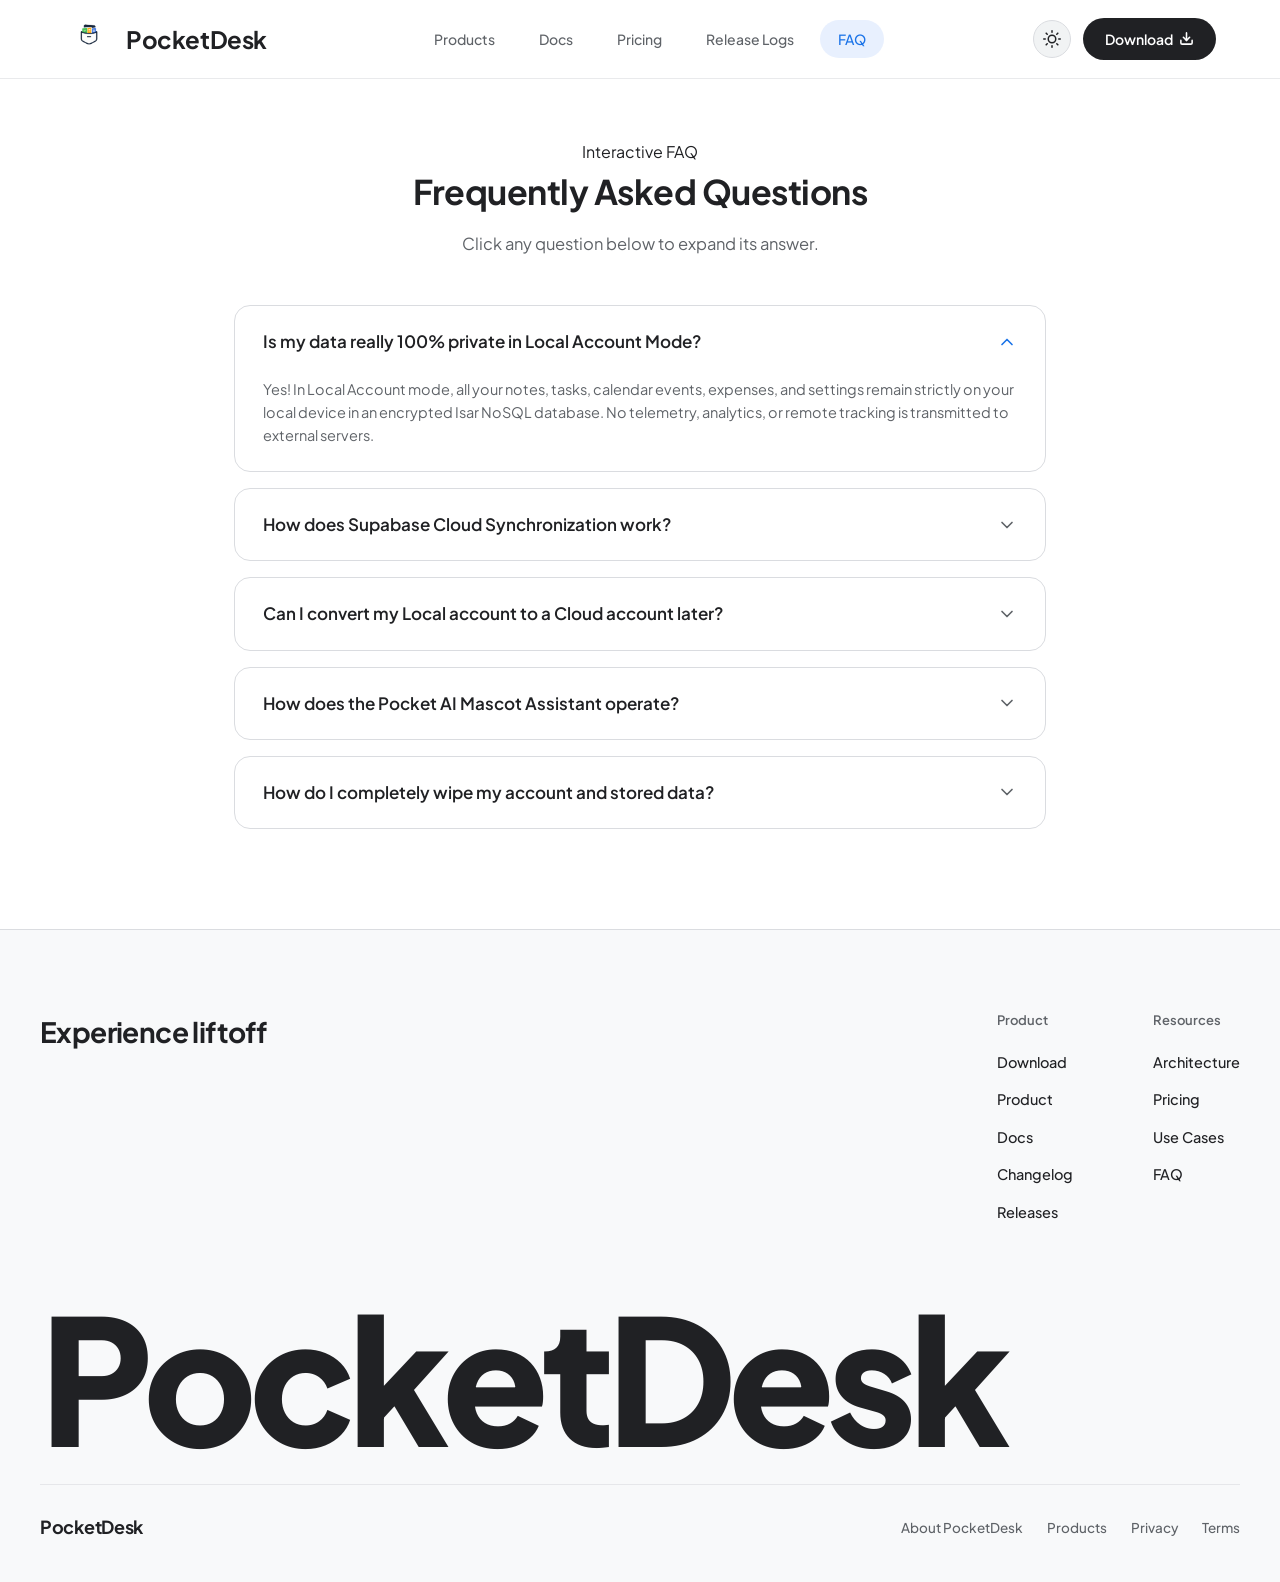
<file: website/faq.html>
<!DOCTYPE html>
<html lang="en">
<head>
  <meta charset="UTF-8">
  <meta name="viewport" content="width=device-width, initial-scale=1.0">
  <title>Frequently Asked Questions — PocketDesk</title>
  <meta name="description" content="Frequently asked questions about PocketDesk features, local privacy, cloud sync, AI mascot, and account plans.">
  <link rel="shortcut icon" href="favicon.ico">
  <link rel="icon" type="image/png" sizes="128x128" href="favicon.png">
  <link rel="icon" type="image/png" sizes="64x64" href="favicon.png">
  <link rel="icon" type="image/png" sizes="32x32" href="favicon.png">
  <link rel="apple-touch-icon" sizes="180x180" href="favicon.png">
  <script>
    (function() {
      const savedTheme = localStorage.getItem('theme');
      if (savedTheme === 'dark-mode' || (!savedTheme && window.matchMedia('(prefers-color-scheme: dark)').matches)) {
        document.documentElement.classList.add('dark-mode');
      }
    })();
  </script>
  <link rel="stylesheet" href="pocketdesk.css">
</head>
<body>

  <!-- Google & Antigravity Minimalist Navigation -->
  <header class="navbar">
    <div class="nav-container">
      <a href="index.html" class="logo">
        <img src="assets/logo.png" alt="PocketDesk" class="logo-img">
        <span>PocketDesk</span>
      </a>
      <nav class="nav-links">
        <a href="features.html" class="nav-link">Products</a>
        <a href="docs.html" class="nav-link">Docs</a>
        <a href="index.html#plans" class="nav-link">Pricing</a>
        <a href="logs.html" class="nav-link">Release Logs</a>
        <a href="faq.html" class="nav-link active">FAQ</a>
      </nav>
      <div class="nav-actions">
        <button id="theme-toggle" class="theme-toggle" aria-label="Toggle theme">
          <svg width="18" height="18" viewBox="0 0 24 24" fill="none" stroke="currentColor" stroke-width="2" stroke-linecap="round" stroke-linejoin="round">
            <circle cx="12" cy="12" r="5"></circle>
            <line x1="12" y1="1" x2="12" y2="3"></line>
            <line x1="12" y1="21" x2="12" y2="23"></line>
            <line x1="4.22" y1="4.22" x2="5.64" y2="5.64"></line>
            <line x1="18.36" y1="18.36" x2="19.78" y2="19.78"></line>
            <line x1="1" y1="12" x2="3" y2="12"></line>
            <line x1="21" y1="12" x2="23" y2="12"></line>
            <line x1="4.22" y1="19.78" x2="5.64" y2="18.36"></line>
            <line x1="18.36" y1="5.64" x2="19.78" y2="4.22"></line>
          </svg>
        </button>
        <a href="download.html" class="btn-pill btn-dark" style="gap: 6px;">
          <span>Download</span>
          <svg width="15" height="15" viewBox="0 0 24 24" fill="none" stroke="currentColor" stroke-width="2.5" stroke-linecap="round" stroke-linejoin="round">
            <path d="M21 15v4a2 2 0 0 1-2 2H5a2 2 0 0 1-2-2v-4"></path>
            <polyline points="7 10 12 15 17 10"></polyline>
            <line x1="12" y1="15" x2="12" y2="3"></line>
          </svg>
        </a>
        <button id="hamburger-btn" class="hamburger-btn" aria-label="Toggle navigation menu" aria-expanded="false">
          <svg class="hamburger-icon" width="22" height="22" viewBox="0 0 24 24" fill="none" stroke="currentColor" stroke-width="2" stroke-linecap="round" stroke-linejoin="round">
            <line x1="3" y1="12" x2="21" y2="12"></line>
            <line x1="3" y1="6" x2="21" y2="6"></line>
            <line x1="3" y1="18" x2="21" y2="18"></line>
          </svg>
          <svg class="close-icon" width="22" height="22" viewBox="0 0 24 24" fill="none" stroke="currentColor" stroke-width="2" stroke-linecap="round" stroke-linejoin="round">
            <line x1="18" y1="6" x2="6" y2="18"></line>
            <line x1="6" y1="6" x2="18" y2="18"></line>
          </svg>
        </button>
      </div>
    </div>
  </header>

  <!-- Mobile Drawer Menu -->
  <div id="mobile-menu-drawer" class="mobile-menu-drawer">
    <nav class="mobile-nav-links">
      <a href="features.html" class="mobile-nav-link">Products</a>
      <a href="docs.html" class="mobile-nav-link ">Docs</a>
      <a href="index.html#plans" class="mobile-nav-link">Pricing</a>
      <a href="logs.html" class="mobile-nav-link ">Release Logs</a>
      <a href="faq.html" class="mobile-nav-link active">FAQ</a>
    </nav>
    <div class="mobile-menu-actions">
      <a href="download.html" class="btn-pill btn-dark" style="width: 100%; justify-content: center; gap: 8px; padding: 14px 20px;">
        <span>Download App</span>
        <svg width="16" height="16" viewBox="0 0 24 24" fill="none" stroke="currentColor" stroke-width="2.5" stroke-linecap="round" stroke-linejoin="round">
          <path d="M21 15v4a2 2 0 0 1-2 2H5a2 2 0 0 1-2-2v-4"></path>
          <polyline points="7 10 12 15 17 10"></polyline>
          <line x1="12" y1="15" x2="12" y2="3"></line>
        </svg>
      </a>
    </div>
  </div>

  <main class="section-wrapper" style="padding-top: 60px; max-width: 860px;">
    <div class="section-header" style="text-align: center; margin-bottom: 48px;">
      <div class="pill-tag">Interactive FAQ</div>
      <h1 class="section-title">Frequently Asked Questions</h1>
      <p class="section-desc">Click any question below to expand its answer.</p>
    </div>

    <!-- Expandable Accordion List -->
    <div class="faq-container">
      
      <!-- FAQ Item 1 -->
      <div class="faq-item open">
        <div class="faq-question" onclick="toggleFaq(this)">
          <span>Is my data really 100% private in Local Account Mode?</span>
          <svg class="faq-chevron" viewBox="0 0 24 24" fill="none" stroke-width="2" stroke-linecap="round" stroke-linejoin="round">
            <polyline points="6 9 12 15 18 9"></polyline>
          </svg>
        </div>
        <div class="faq-answer">
          Yes! In Local Account mode, all your notes, tasks, calendar events, expenses, and settings remain strictly on your local device in an encrypted Isar NoSQL database. No telemetry, analytics, or remote tracking is transmitted to external servers.
        </div>
      </div>

      <!-- FAQ Item 2 -->
      <div class="faq-item">
        <div class="faq-question" onclick="toggleFaq(this)">
          <span>How does Supabase Cloud Synchronization work?</span>
          <svg class="faq-chevron" viewBox="0 0 24 24" fill="none" stroke-width="2" stroke-linecap="round" stroke-linejoin="round">
            <polyline points="6 9 12 15 18 9"></polyline>
          </svg>
        </div>
        <div class="faq-answer">
          When you register a Cloud Account (Free Tier 500 MB or Pro Tier 10 GB), PocketDesk connects directly to PostgreSQL database REST APIs on Supabase over TLS 1.3 to synchronize your data automatically across your authorized devices.
        </div>
      </div>

      <!-- FAQ Item 3 -->
      <div class="faq-item">
        <div class="faq-question" onclick="toggleFaq(this)">
          <span>Can I convert my Local account to a Cloud account later?</span>
          <svg class="faq-chevron" viewBox="0 0 24 24" fill="none" stroke-width="2" stroke-linecap="round" stroke-linejoin="round">
            <polyline points="6 9 12 15 18 9"></polyline>
          </svg>
        </div>
        <div class="faq-answer">
          Yes! Navigate to Master Profile in the app, tap "View Cloud Plans", select your preferred plan (Free or Pro), and enter your Gmail address and master password. Your local data will automatically convert and sync up to your Supabase Cloud profile.
        </div>
      </div>

      <!-- FAQ Item 4 -->
      <div class="faq-item">
        <div class="faq-question" onclick="toggleFaq(this)">
          <span>How does the Pocket AI Mascot Assistant operate?</span>
          <svg class="faq-chevron" viewBox="0 0 24 24" fill="none" stroke-width="2" stroke-linecap="round" stroke-linejoin="round">
            <polyline points="6 9 12 15 18 9"></polyline>
          </svg>
        </div>
        <div class="faq-answer">
          The Pocket AI Mascot operates using your own OpenRouter API key or local LLM models. Your API keys are encrypted in device storage and never stored on PocketDesk servers. You can choose from models such as GPT-4o, Claude 3.5 Sonnet, or Gemini Flash.
        </div>
      </div>

      <!-- FAQ Item 5 -->
      <div class="faq-item">
        <div class="faq-question" onclick="toggleFaq(this)">
          <span>How do I completely wipe my account and stored data?</span>
          <svg class="faq-chevron" viewBox="0 0 24 24" fill="none" stroke-width="2" stroke-linecap="round" stroke-linejoin="round">
            <polyline points="6 9 12 15 18 9"></polyline>
          </svg>
        </div>
        <div class="faq-answer">
          Go to Settings &rarr; Privacy &rarr; Check Data or Delete Account. Tapping "Delete Account" permanently wipes your local Isar database, secure storage keys, and remote Supabase profile records in one step.
        </div>
      </div>

    </div>
  </main>

  <!-- Big Google & Antigravity Style Footer -->
  <footer class="antigravity-footer">
    <div class="footer-upper">
      <div class="footer-upper-left">
        <h3 class="footer-slogan">Experience liftoff</h3>
      </div>
      <div class="footer-upper-right">
        <div class="footer-column">
          <h4 class="footer-heading">Product</h4>
          <ul class="footer-links-list">
            <li><a href="download.html">Download</a></li>
            <li><a href="features.html">Product</a></li>
            <li><a href="docs.html">Docs</a></li>
            <li><a href="logs.html">Changelog</a></li>
            <li><a href="logs.html">Releases</a></li>
          </ul>
        </div>
        <div class="footer-column">
          <h4 class="footer-heading">Resources</h4>
          <ul class="footer-links-list">
            <li><a href="docs.html">Architecture</a></li>
            <li><a href="index.html#plans">Pricing</a></li>
            <li><a href="features.html">Use Cases</a></li>
            <li><a href="faq.html">FAQ</a></li>
          </ul>
        </div>
      </div>
    </div>

    <div class="footer-giant-branding">
      PocketDesk
    </div>

    <div class="footer-bottom-line">
      <div class="footer-brand-left">
        PocketDesk
      </div>
      <div class="footer-legal-links">
        <a href="index.html">About PocketDesk</a>
        <a href="features.html">Products</a>
        <a href="privacy.html">Privacy</a>
        <a href="terms.html">Terms</a>
      </div>
    </div>
  </footer>

  <script>
    function toggleFaq(element) {
      const item = element.parentElement;
      item.classList.toggle('open');
    }
  </script>
  <script src="app.js"></script>
</body>
</html>
</file>
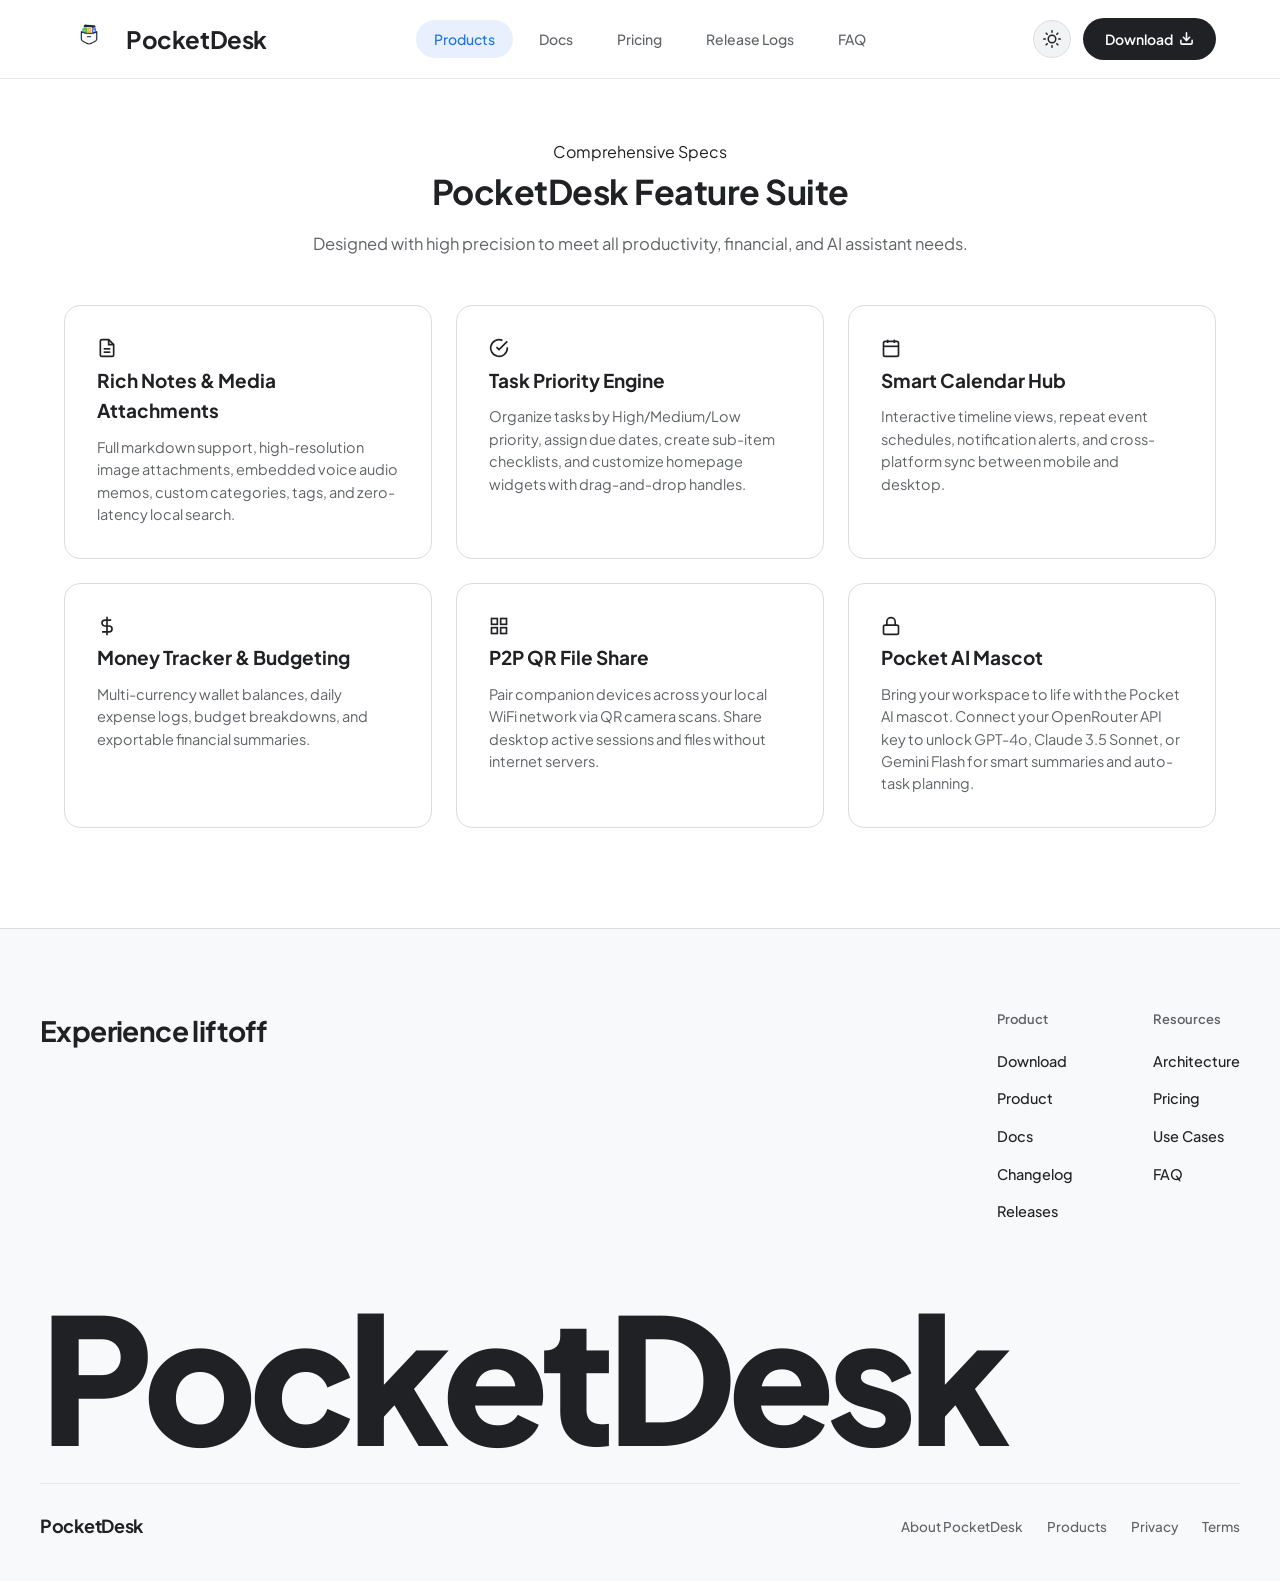
<file: website/features.html>
<!DOCTYPE html>
<html lang="en">
<head>
  <meta charset="UTF-8">
  <meta name="viewport" content="width=device-width, initial-scale=1.0">
  <title>PocketDesk — Detailed Feature Specification</title>
  <meta name="description" content="Explore PocketDesk features: Rich Notes, Smart Tasks, Calendar Timelines, Money Tracker, P2P QR Sharing, and Pocket AI Mascot.">
  <link rel="shortcut icon" href="favicon.ico">
  <link rel="icon" type="image/png" sizes="128x128" href="favicon.png">
  <link rel="icon" type="image/png" sizes="64x64" href="favicon.png">
  <link rel="icon" type="image/png" sizes="32x32" href="favicon.png">
  <link rel="apple-touch-icon" sizes="180x180" href="favicon.png">
  <script>
    (function() {
      const savedTheme = localStorage.getItem('theme');
      if (savedTheme === 'dark-mode' || (!savedTheme && window.matchMedia('(prefers-color-scheme: dark)').matches)) {
        document.documentElement.classList.add('dark-mode');
      }
    })();
  </script>
  <link rel="stylesheet" href="pocketdesk.css">
</head>
<body>

  <!-- Google Minimalist Navigation -->
  <header class="navbar">
    <div class="nav-container">
      <a href="index.html" class="logo">
        <img src="assets/logo.png" alt="PocketDesk" class="logo-img">
        <span>PocketDesk</span>
      </a>
      <nav class="nav-links">
        <a href="features.html" class="nav-link active">Products</a>
        <a href="docs.html" class="nav-link">Docs</a>
        <a href="index.html#plans" class="nav-link">Pricing</a>
        <a href="logs.html" class="nav-link">Release Logs</a>
        <a href="faq.html" class="nav-link">FAQ</a>
      </nav>
      <div class="nav-actions">
        <button id="theme-toggle" class="theme-toggle" aria-label="Toggle theme">
          <svg width="18" height="18" viewBox="0 0 24 24" fill="none" stroke="currentColor" stroke-width="2" stroke-linecap="round" stroke-linejoin="round">
            <circle cx="12" cy="12" r="5"></circle>
            <line x1="12" y1="1" x2="12" y2="3"></line>
            <line x1="12" y1="21" x2="12" y2="23"></line>
            <line x1="4.22" y1="4.22" x2="5.64" y2="5.64"></line>
            <line x1="18.36" y1="18.36" x2="19.78" y2="19.78"></line>
            <line x1="1" y1="12" x2="3" y2="12"></line>
            <line x1="21" y1="12" x2="23" y2="12"></line>
            <line x1="4.22" y1="19.78" x2="5.64" y2="18.36"></line>
            <line x1="18.36" y1="5.64" x2="19.78" y2="4.22"></line>
          </svg>
        </button>
        <a href="download.html" class="btn-pill btn-dark" style="gap: 6px;">
          <span>Download</span>
          <svg width="15" height="15" viewBox="0 0 24 24" fill="none" stroke="currentColor" stroke-width="2.5" stroke-linecap="round" stroke-linejoin="round">
            <path d="M21 15v4a2 2 0 0 1-2 2H5a2 2 0 0 1-2-2v-4"></path>
            <polyline points="7 10 12 15 17 10"></polyline>
            <line x1="12" y1="15" x2="12" y2="3"></line>
          </svg>
        </a>
        <button id="hamburger-btn" class="hamburger-btn" aria-label="Toggle navigation menu" aria-expanded="false">
          <svg class="hamburger-icon" width="22" height="22" viewBox="0 0 24 24" fill="none" stroke="currentColor" stroke-width="2" stroke-linecap="round" stroke-linejoin="round">
            <line x1="3" y1="12" x2="21" y2="12"></line>
            <line x1="3" y1="6" x2="21" y2="6"></line>
            <line x1="3" y1="18" x2="21" y2="18"></line>
          </svg>
          <svg class="close-icon" width="22" height="22" viewBox="0 0 24 24" fill="none" stroke="currentColor" stroke-width="2" stroke-linecap="round" stroke-linejoin="round">
            <line x1="18" y1="6" x2="6" y2="18"></line>
            <line x1="6" y1="6" x2="18" y2="18"></line>
          </svg>
        </button>
      </div>
    </div>
  </header>

  <!-- Mobile Drawer Menu -->
  <div id="mobile-menu-drawer" class="mobile-menu-drawer">
    <nav class="mobile-nav-links">
      <a href="features.html" class="mobile-nav-link active">Products</a>
      <a href="docs.html" class="mobile-nav-link">Docs</a>
      <a href="index.html#plans" class="mobile-nav-link">Pricing</a>
      <a href="logs.html" class="mobile-nav-link">Release Logs</a>
      <a href="faq.html" class="mobile-nav-link">FAQ</a>
    </nav>
    <div class="mobile-menu-actions">
      <a href="download.html" class="btn-pill btn-dark" style="width: 100%; justify-content: center; gap: 8px; padding: 14px 20px;">
        <span>Download App</span>
        <svg width="16" height="16" viewBox="0 0 24 24" fill="none" stroke="currentColor" stroke-width="2.5" stroke-linecap="round" stroke-linejoin="round">
          <path d="M21 15v4a2 2 0 0 1-2 2H5a2 2 0 0 1-2-2v-4"></path>
          <polyline points="7 10 12 15 17 10"></polyline>
          <line x1="12" y1="15" x2="12" y2="3"></line>
        </svg>
      </a>
    </div>
  </div>

  <main class="section-wrapper" style="padding-top: 60px;">
    <div class="section-header">
      <div class="pill-tag">Comprehensive Specs</div>
      <h1 class="section-title">PocketDesk Feature Suite</h1>
      <p class="section-desc">Designed with high precision to meet all productivity, financial, and AI assistant needs.</p>
    </div>

    <div class="features-grid">
      <div class="feature-card">
        <div class="feature-icon-badge blue">
          <svg width="20" height="20" viewBox="0 0 24 24" fill="none" stroke="currentColor" stroke-width="2"><path d="M14 2H6a2 2 0 0 0-2 2v16a2 2 0 0 0 2 2h12a2 2 0 0 0 2-2V8z"></path><polyline points="14 2 14 8 20 8"></polyline><line x1="16" y1="13" x2="8" y2="13"></line><line x1="16" y1="17" x2="8" y2="17"></line></svg>
        </div>
        <h3>Rich Notes & Media Attachments</h3>
        <p>Full markdown support, high-resolution image attachments, embedded voice audio memos, custom categories, tags, and zero-latency local search.</p>
      </div>

      <div class="feature-card">
        <div class="feature-icon-badge green">
          <svg width="20" height="20" viewBox="0 0 24 24" fill="none" stroke="currentColor" stroke-width="2"><path d="M22 11.08V12a10 10 0 1 1-5.93-9.14"></path><polyline points="22 4 12 14.01 9 11.01"></polyline></svg>
        </div>
        <h3>Task Priority Engine</h3>
        <p>Organize tasks by High/Medium/Low priority, assign due dates, create sub-item checklists, and customize homepage widgets with drag-and-drop handles.</p>
      </div>

      <div class="feature-card">
        <div class="feature-icon-badge yellow">
          <svg width="20" height="20" viewBox="0 0 24 24" fill="none" stroke="currentColor" stroke-width="2"><rect x="3" y="4" width="18" height="18" rx="2" ry="2"></rect><line x1="16" y1="2" x2="16" y2="6"></line><line x1="8" y1="2" x2="8" y2="6"></line><line x1="3" y1="10" x2="21" y2="10"></line></svg>
        </div>
        <h3>Smart Calendar Hub</h3>
        <p>Interactive timeline views, repeat event schedules, notification alerts, and cross-platform sync between mobile and desktop.</p>
      </div>

      <div class="feature-card">
        <div class="feature-icon-badge red">
          <svg width="20" height="20" viewBox="0 0 24 24" fill="none" stroke="currentColor" stroke-width="2"><line x1="12" y1="1" x2="12" y2="23"></line><path d="M17 5H9.5a3.5 3.5 0 0 0 0 7h5a3.5 3.5 0 0 1 0 7H6"></path></svg>
        </div>
        <h3>Money Tracker & Budgeting</h3>
        <p>Multi-currency wallet balances, daily expense logs, budget breakdowns, and exportable financial summaries.</p>
      </div>

      <div class="feature-card">
        <div class="feature-icon-badge blue">
          <svg width="20" height="20" viewBox="0 0 24 24" fill="none" stroke="currentColor" stroke-width="2"><rect x="3" y="3" width="7" height="7"></rect><rect x="14" y="3" width="7" height="7"></rect><rect x="14" y="14" width="7" height="7"></rect><rect x="3" y="14" width="7" height="7"></rect></svg>
        </div>
        <h3>P2P QR File Share</h3>
        <p>Pair companion devices across your local WiFi network via QR camera scans. Share desktop active sessions and files without internet servers.</p>
      </div>

      <div class="feature-card">
        <div class="feature-icon-badge green">
          <svg width="20" height="20" viewBox="0 0 24 24" fill="none" stroke="currentColor" stroke-width="2"><rect x="3" y="11" width="18" height="11" rx="2" ry="2"></rect><path d="M7 11V7a5 5 0 0 1 10 0v4"></path></svg>
        </div>
        <h3>Pocket AI Mascot</h3>
        <p>Bring your workspace to life with the Pocket AI mascot. Connect your OpenRouter API key to unlock GPT-4o, Claude 3.5 Sonnet, or Gemini Flash for smart summaries and auto-task planning.</p>
      </div>
    </div>
  </main>

  <footer class="antigravity-footer">
    <div class="footer-upper">
      <div class="footer-upper-left">
        <h3 class="footer-slogan">Experience liftoff</h3>
      </div>
      <div class="footer-upper-right">
        <div class="footer-column">
          <h4 class="footer-heading">Product</h4>
          <ul class="footer-links-list">
            <li><a href="download.html">Download</a></li>
            <li><a href="features.html">Product</a></li>
            <li><a href="docs.html">Docs</a></li>
            <li><a href="logs.html">Changelog</a></li>
            <li><a href="logs.html">Releases</a></li>
          </ul>
        </div>
        <div class="footer-column">
          <h4 class="footer-heading">Resources</h4>
          <ul class="footer-links-list">
            <li><a href="docs.html">Architecture</a></li>
            <li><a href="index.html#plans">Pricing</a></li>
            <li><a href="features.html">Use Cases</a></li>
            <li><a href="faq.html">FAQ</a></li>
          </ul>
        </div>
      </div>
    </div>

    <div class="footer-giant-branding">
      PocketDesk
    </div>

    <div class="footer-bottom-line">
      <div class="footer-brand-left">
        PocketDesk
      </div>
      <div class="footer-legal-links">
        <a href="index.html">About PocketDesk</a>
        <a href="features.html">Products</a>
        <a href="privacy.html">Privacy</a>
        <a href="terms.html">Terms</a>
      </div>
    </div>
  </footer>

  <script src="app.js"></script>
</body>
</html>
</file>
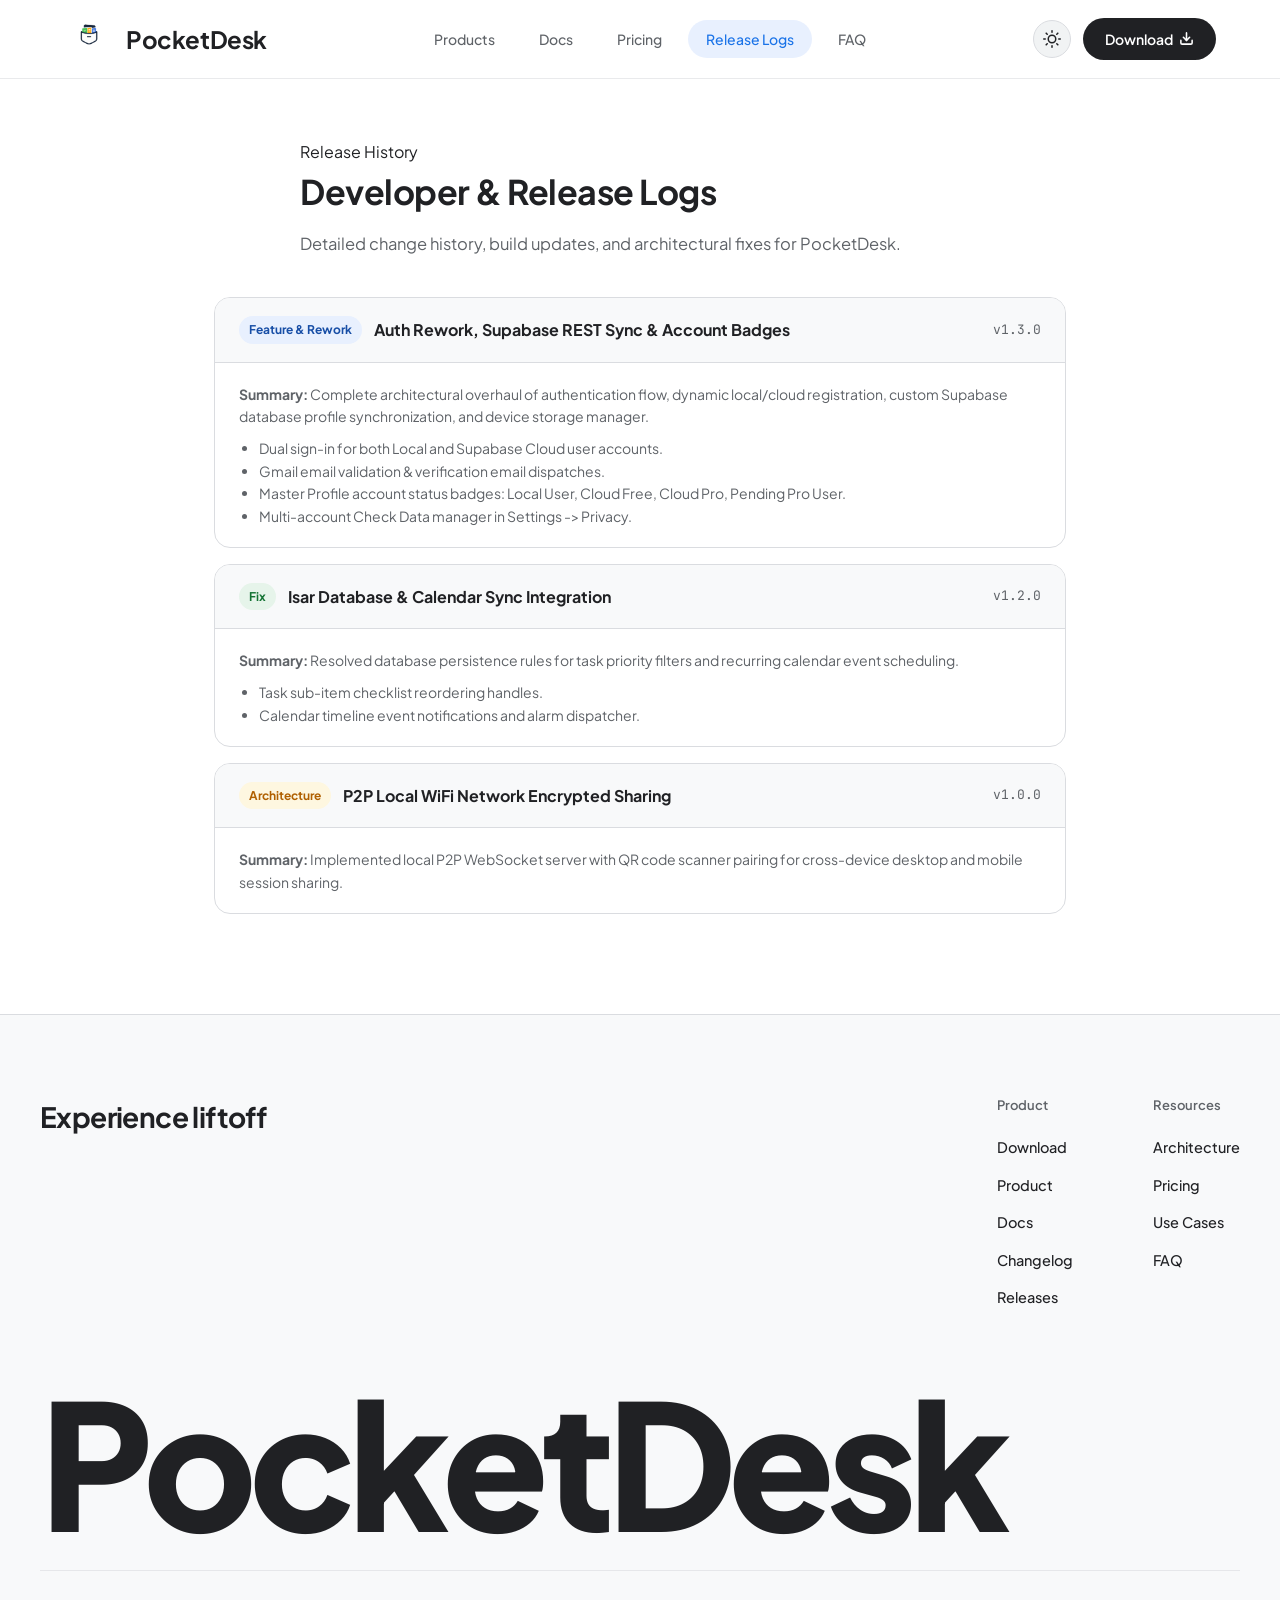
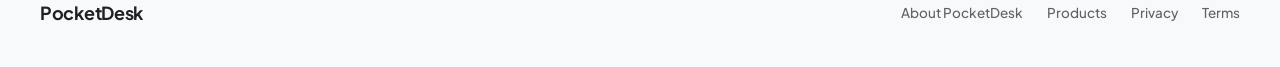
<file: website/logs.html>
<!DOCTYPE html>
<html lang="en">
<head>
  <meta charset="UTF-8">
  <meta name="viewport" content="width=device-width, initial-scale=1.0">
  <title>PocketDesk — Release Logs & Dev Changelog</title>
  <meta name="description" content="Detailed release logs and change history for PocketDesk. Formatted for developer inspection with expandable summaries.">
  <link rel="shortcut icon" href="favicon.ico">
  <link rel="icon" type="image/png" sizes="128x128" href="favicon.png">
  <link rel="icon" type="image/png" sizes="64x64" href="favicon.png">
  <link rel="icon" type="image/png" sizes="32x32" href="favicon.png">
  <link rel="apple-touch-icon" sizes="180x180" href="favicon.png">
  <script>
    (function() {
      const savedTheme = localStorage.getItem('theme');
      if (savedTheme === 'dark-mode' || (!savedTheme && window.matchMedia('(prefers-color-scheme: dark)').matches)) {
        document.documentElement.classList.add('dark-mode');
      }
    })();
  </script>
  <link rel="stylesheet" href="pocketdesk.css">
</head>
<body>

  <!-- Google Minimalist Navbar -->
  <header class="navbar">
    <div class="nav-container">
      <a href="index.html" class="logo">
        <img src="assets/logo.png" alt="PocketDesk" class="logo-img">
        <span>PocketDesk</span>
      </a>
      <nav class="nav-links">
        <a href="features.html" class="nav-link">Products</a>
        <a href="docs.html" class="nav-link">Docs</a>
        <a href="index.html#plans" class="nav-link">Pricing</a>
        <a href="logs.html" class="nav-link active">Release Logs</a>
        <a href="faq.html" class="nav-link">FAQ</a>
      </nav>
      <div class="nav-actions">
        <button id="theme-toggle" class="theme-toggle" aria-label="Toggle theme">
          <svg width="18" height="18" viewBox="0 0 24 24" fill="none" stroke="currentColor" stroke-width="2" stroke-linecap="round" stroke-linejoin="round">
            <circle cx="12" cy="12" r="5"></circle>
            <line x1="12" y1="1" x2="12" y2="3"></line>
            <line x1="12" y1="21" x2="12" y2="23"></line>
            <line x1="4.22" y1="4.22" x2="5.64" y2="5.64"></line>
            <line x1="18.36" y1="18.36" x2="19.78" y2="19.78"></line>
            <line x1="1" y1="12" x2="3" y2="12"></line>
            <line x1="21" y1="12" x2="23" y2="12"></line>
            <line x1="4.22" y1="19.78" x2="5.64" y2="18.36"></line>
            <line x1="18.36" y1="5.64" x2="19.78" y2="4.22"></line>
          </svg>
        </button>
        <a href="download.html" class="btn-pill btn-dark" style="gap: 6px;">
          <span>Download</span>
          <svg width="15" height="15" viewBox="0 0 24 24" fill="none" stroke="currentColor" stroke-width="2.5" stroke-linecap="round" stroke-linejoin="round">
            <path d="M21 15v4a2 2 0 0 1-2 2H5a2 2 0 0 1-2-2v-4"></path>
            <polyline points="7 10 12 15 17 10"></polyline>
            <line x1="12" y1="15" x2="12" y2="3"></line>
          </svg>
        </a>
        <button id="hamburger-btn" class="hamburger-btn" aria-label="Toggle navigation menu" aria-expanded="false">
          <svg class="hamburger-icon" width="22" height="22" viewBox="0 0 24 24" fill="none" stroke="currentColor" stroke-width="2" stroke-linecap="round" stroke-linejoin="round">
            <line x1="3" y1="12" x2="21" y2="12"></line>
            <line x1="3" y1="6" x2="21" y2="6"></line>
            <line x1="3" y1="18" x2="21" y2="18"></line>
          </svg>
          <svg class="close-icon" width="22" height="22" viewBox="0 0 24 24" fill="none" stroke="currentColor" stroke-width="2" stroke-linecap="round" stroke-linejoin="round">
            <line x1="18" y1="6" x2="6" y2="18"></line>
            <line x1="6" y1="6" x2="18" y2="18"></line>
          </svg>
        </button>
      </div>
    </div>
  </header>

  <!-- Mobile Drawer Menu -->
  <div id="mobile-menu-drawer" class="mobile-menu-drawer">
    <nav class="mobile-nav-links">
      <a href="features.html" class="mobile-nav-link">Products</a>
      <a href="docs.html" class="mobile-nav-link ">Docs</a>
      <a href="index.html#plans" class="mobile-nav-link">Pricing</a>
      <a href="logs.html" class="mobile-nav-link active">Release Logs</a>
      <a href="faq.html" class="mobile-nav-link ">FAQ</a>
    </nav>
    <div class="mobile-menu-actions">
      <a href="download.html" class="btn-pill btn-dark" style="width: 100%; justify-content: center; gap: 8px; padding: 14px 20px;">
        <span>Download App</span>
        <svg width="16" height="16" viewBox="0 0 24 24" fill="none" stroke="currentColor" stroke-width="2.5" stroke-linecap="round" stroke-linejoin="round">
          <path d="M21 15v4a2 2 0 0 1-2 2H5a2 2 0 0 1-2-2v-4"></path>
          <polyline points="7 10 12 15 17 10"></polyline>
          <line x1="12" y1="15" x2="12" y2="3"></line>
        </svg>
      </a>
    </div>
  </div>

  <main class="section-wrapper" style="padding-top: 60px; max-width: 900px;">
    <div class="section-header" style="text-align: left; margin-bottom: 40px;">
      <div class="pill-tag">Release History</div>
      <h1 class="section-title" style="text-align: left;">Developer & Release Logs</h1>
      <p class="section-desc">Detailed change history, build updates, and architectural fixes for PocketDesk.</p>
    </div>

    <!-- Release Log 1 -->
    <div class="log-item">
      <div class="log-header">
        <div style="display: flex; align-items: center; gap: 12px;">
          <span class="badge badge-feature">Feature & Rework</span>
          <strong style="color: var(--text-primary);">Auth Rework, Supabase REST Sync & Account Badges</strong>
        </div>
        <span style="font-size: 13px; color: var(--text-secondary); font-family: 'JetBrains Mono', monospace;">v1.3.0</span>
      </div>
      <div class="log-body">
        <p><strong>Summary:</strong> Complete architectural overhaul of authentication flow, dynamic local/cloud registration, custom Supabase database profile synchronization, and device storage manager.</p>
        <ul style="margin-top: 10px; margin-left: 20px; line-height: 1.6;">
          <li>Dual sign-in for both Local and Supabase Cloud user accounts.</li>
          <li>Gmail email validation & verification email dispatches.</li>
          <li>Master Profile account status badges: Local User, Cloud Free, Cloud Pro, Pending Pro User.</li>
          <li>Multi-account Check Data manager in Settings -> Privacy.</li>
        </ul>
      </div>
    </div>

    <!-- Release Log 2 -->
    <div class="log-item">
      <div class="log-header">
        <div style="display: flex; align-items: center; gap: 12px;">
          <span class="badge badge-fix">Fix</span>
          <strong style="color: var(--text-primary);">Isar Database & Calendar Sync Integration</strong>
        </div>
        <span style="font-size: 13px; color: var(--text-secondary); font-family: 'JetBrains Mono', monospace;">v1.2.0</span>
      </div>
      <div class="log-body">
        <p><strong>Summary:</strong> Resolved database persistence rules for task priority filters and recurring calendar event scheduling.</p>
        <ul style="margin-top: 10px; margin-left: 20px; line-height: 1.6;">
          <li>Task sub-item checklist reordering handles.</li>
          <li>Calendar timeline event notifications and alarm dispatcher.</li>
        </ul>
      </div>
    </div>

    <!-- Release Log 3 -->
    <div class="log-item">
      <div class="log-header">
        <div style="display: flex; align-items: center; gap: 12px;">
          <span class="badge badge-refactor">Architecture</span>
          <strong style="color: var(--text-primary);">P2P Local WiFi Network Encrypted Sharing</strong>
        </div>
        <span style="font-size: 13px; color: var(--text-secondary); font-family: 'JetBrains Mono', monospace;">v1.0.0</span>
      </div>
      <div class="log-body">
        <p><strong>Summary:</strong> Implemented local P2P WebSocket server with QR code scanner pairing for cross-device desktop and mobile session sharing.</p>
      </div>
    </div>

  </main>

  <!-- Big Google & Antigravity Style Footer -->
  <footer class="antigravity-footer">
    <div class="footer-upper">
      <div class="footer-upper-left">
        <h3 class="footer-slogan">Experience liftoff</h3>
      </div>
      <div class="footer-upper-right">
        <div class="footer-column">
          <h4 class="footer-heading">Product</h4>
          <ul class="footer-links-list">
            <li><a href="download.html">Download</a></li>
            <li><a href="features.html">Product</a></li>
            <li><a href="docs.html">Docs</a></li>
            <li><a href="logs.html">Changelog</a></li>
            <li><a href="logs.html">Releases</a></li>
          </ul>
        </div>
        <div class="footer-column">
          <h4 class="footer-heading">Resources</h4>
          <ul class="footer-links-list">
            <li><a href="docs.html">Architecture</a></li>
            <li><a href="index.html#plans">Pricing</a></li>
            <li><a href="features.html">Use Cases</a></li>
            <li><a href="faq.html">FAQ</a></li>
          </ul>
        </div>
      </div>
    </div>

    <div class="footer-giant-branding">
      PocketDesk
    </div>

    <div class="footer-bottom-line">
      <div class="footer-brand-left">
        PocketDesk
      </div>
      <div class="footer-legal-links">
        <a href="index.html">About PocketDesk</a>
        <a href="features.html">Products</a>
        <a href="privacy.html">Privacy</a>
        <a href="terms.html">Terms</a>
      </div>
    </div>
  </footer>

  <script src="app.js"></script>
</body>
</html>
</file>
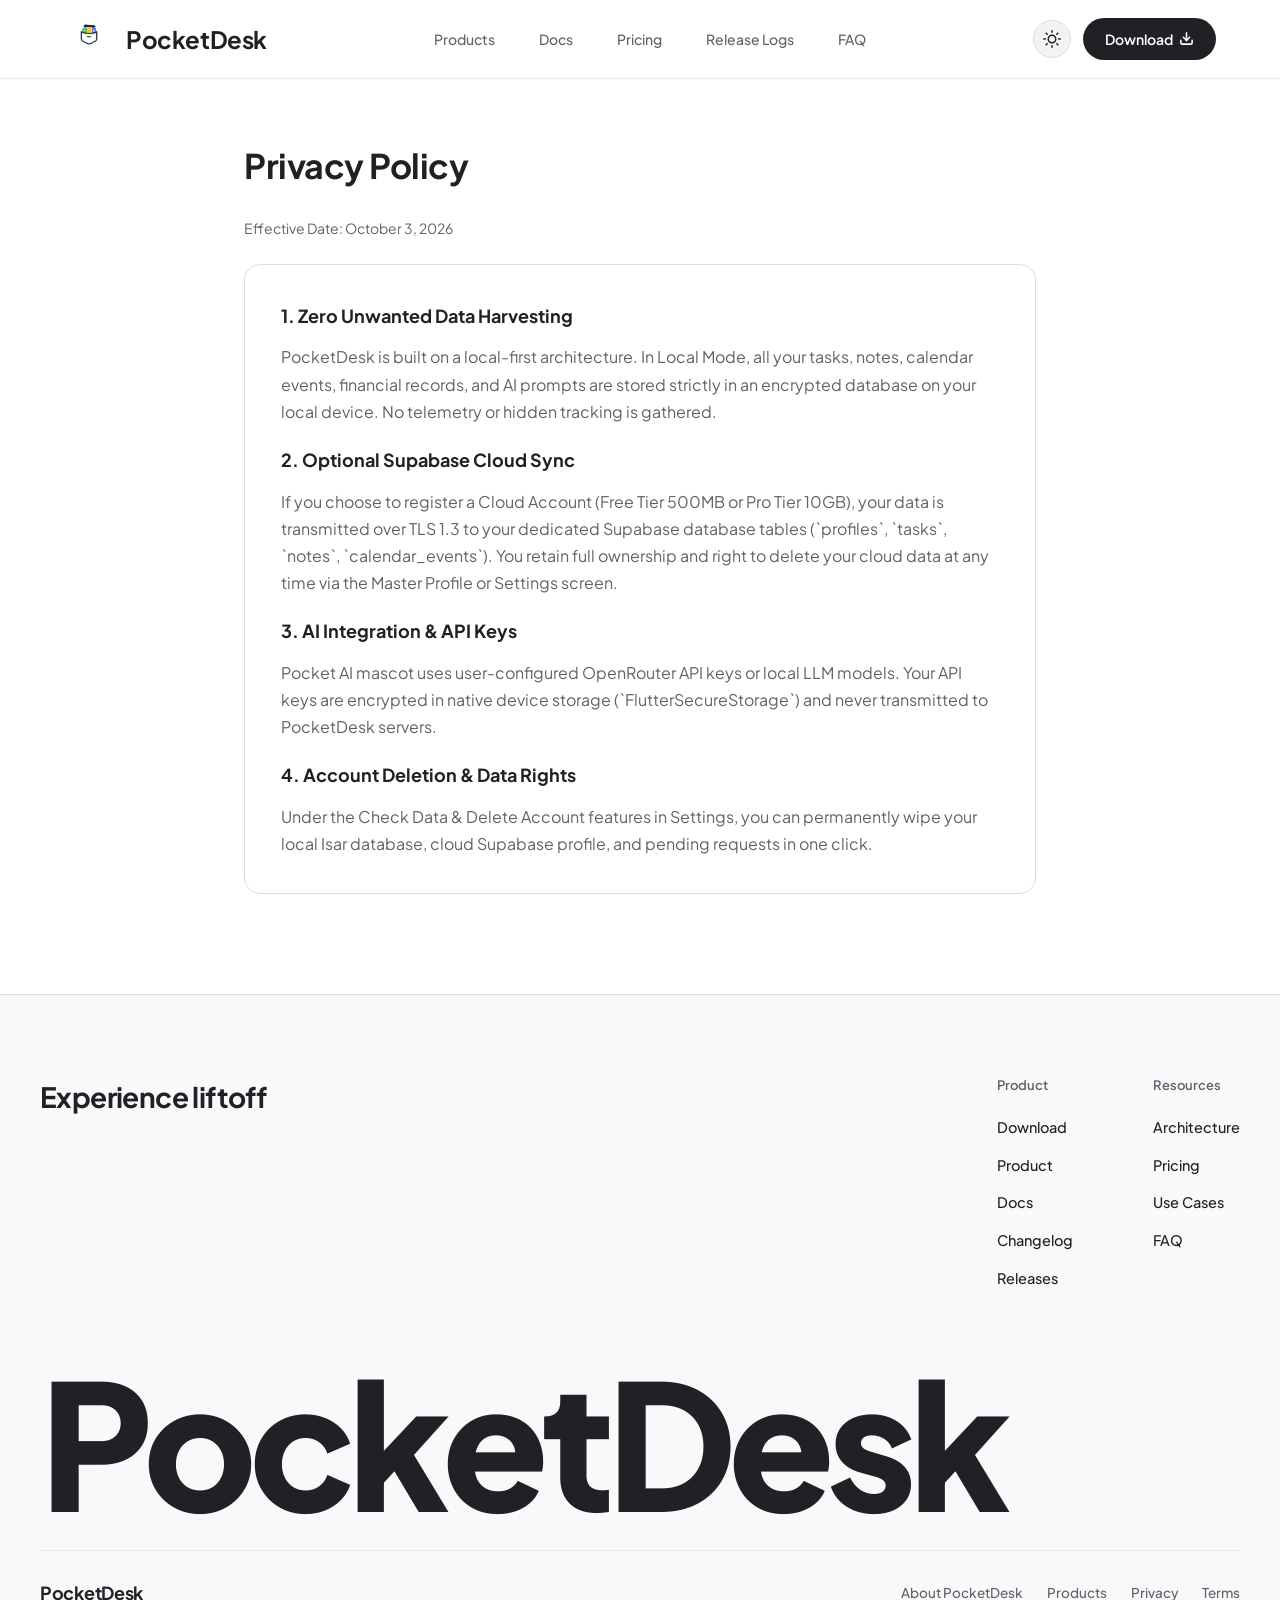
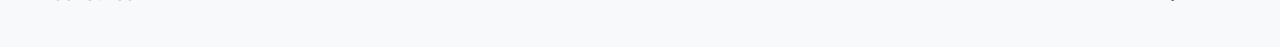
<file: website/privacy.html>
<!DOCTYPE html>
<html lang="en">
<head>
  <meta charset="UTF-8">
  <meta name="viewport" content="width=device-width, initial-scale=1.0">
  <title>Privacy Policy — PocketDesk</title>
  <meta name="description" content="Privacy Policy for PocketDesk: zero-data harvesting, encrypted local Isar DB, and Supabase cloud protection.">
  <link rel="shortcut icon" href="favicon.ico">
  <link rel="icon" type="image/png" sizes="128x128" href="favicon.png">
  <link rel="icon" type="image/png" sizes="64x64" href="favicon.png">
  <link rel="icon" type="image/png" sizes="32x32" href="favicon.png">
  <link rel="apple-touch-icon" sizes="180x180" href="favicon.png">
  <script>
    (function() {
      const savedTheme = localStorage.getItem('theme');
      if (savedTheme === 'dark-mode' || (!savedTheme && window.matchMedia('(prefers-color-scheme: dark)').matches)) {
        document.documentElement.classList.add('dark-mode');
      }
    })();
  </script>
  <link rel="stylesheet" href="pocketdesk.css">
</head>
<body>

  <!-- Google Minimalist Navigation -->
  <header class="navbar">
    <div class="nav-container">
      <a href="index.html" class="logo">
        <img src="assets/logo.png" alt="PocketDesk" class="logo-img">
        <span>PocketDesk</span>
      </a>
      <nav class="nav-links">
        <a href="features.html" class="nav-link">Products</a>
        <a href="docs.html" class="nav-link">Docs</a>
        <a href="index.html#plans" class="nav-link">Pricing</a>
        <a href="logs.html" class="nav-link">Release Logs</a>
        <a href="faq.html" class="nav-link">FAQ</a>
      </nav>
      <div class="nav-actions">
        <button id="theme-toggle" class="theme-toggle" aria-label="Toggle theme">
          <svg width="18" height="18" viewBox="0 0 24 24" fill="none" stroke="currentColor" stroke-width="2" stroke-linecap="round" stroke-linejoin="round">
            <circle cx="12" cy="12" r="5"></circle>
            <line x1="12" y1="1" x2="12" y2="3"></line>
            <line x1="12" y1="21" x2="12" y2="23"></line>
            <line x1="4.22" y1="4.22" x2="5.64" y2="5.64"></line>
            <line x1="18.36" y1="18.36" x2="19.78" y2="19.78"></line>
            <line x1="1" y1="12" x2="3" y2="12"></line>
            <line x1="21" y1="12" x2="23" y2="12"></line>
            <line x1="4.22" y1="19.78" x2="5.64" y2="18.36"></line>
            <line x1="18.36" y1="5.64" x2="19.78" y2="4.22"></line>
          </svg>
        </button>
        <a href="download.html" class="btn-pill btn-dark" style="gap: 6px;">
          <span>Download</span>
          <svg width="15" height="15" viewBox="0 0 24 24" fill="none" stroke="currentColor" stroke-width="2.5" stroke-linecap="round" stroke-linejoin="round">
            <path d="M21 15v4a2 2 0 0 1-2 2H5a2 2 0 0 1-2-2v-4"></path>
            <polyline points="7 10 12 15 17 10"></polyline>
            <line x1="12" y1="15" x2="12" y2="3"></line>
          </svg>
        </a>
        <button id="hamburger-btn" class="hamburger-btn" aria-label="Toggle navigation menu" aria-expanded="false">
          <svg class="hamburger-icon" width="22" height="22" viewBox="0 0 24 24" fill="none" stroke="currentColor" stroke-width="2" stroke-linecap="round" stroke-linejoin="round">
            <line x1="3" y1="12" x2="21" y2="12"></line>
            <line x1="3" y1="6" x2="21" y2="6"></line>
            <line x1="3" y1="18" x2="21" y2="18"></line>
          </svg>
          <svg class="close-icon" width="22" height="22" viewBox="0 0 24 24" fill="none" stroke="currentColor" stroke-width="2" stroke-linecap="round" stroke-linejoin="round">
            <line x1="18" y1="6" x2="6" y2="18"></line>
            <line x1="6" y1="6" x2="18" y2="18"></line>
          </svg>
        </button>
      </div>
    </div>
  </header>

  <!-- Mobile Drawer Menu -->
  <div id="mobile-menu-drawer" class="mobile-menu-drawer">
    <nav class="mobile-nav-links">
      <a href="features.html" class="mobile-nav-link">Products</a>
      <a href="docs.html" class="mobile-nav-link ">Docs</a>
      <a href="index.html#plans" class="mobile-nav-link">Pricing</a>
      <a href="logs.html" class="mobile-nav-link ">Release Logs</a>
      <a href="faq.html" class="mobile-nav-link ">FAQ</a>
    </nav>
    <div class="mobile-menu-actions">
      <a href="download.html" class="btn-pill btn-dark" style="width: 100%; justify-content: center; gap: 8px; padding: 14px 20px;">
        <span>Download App</span>
        <svg width="16" height="16" viewBox="0 0 24 24" fill="none" stroke="currentColor" stroke-width="2.5" stroke-linecap="round" stroke-linejoin="round">
          <path d="M21 15v4a2 2 0 0 1-2 2H5a2 2 0 0 1-2-2v-4"></path>
          <polyline points="7 10 12 15 17 10"></polyline>
          <line x1="12" y1="15" x2="12" y2="3"></line>
        </svg>
      </a>
    </div>
  </div>

  <main class="section-wrapper" style="padding-top: 60px; max-width: 840px;">
    <h1 class="section-title" style="text-align: left; margin-bottom: 24px;">Privacy Policy</h1>
    <p style="color: var(--text-secondary); margin-bottom: 24px; font-size: 14px;">Effective Date: October 3, 2026</p>

    <div style="background: var(--surface-color); border: 1px solid var(--border-color); border-radius: var(--radius-md); padding: 36px; line-height: 1.7; color: var(--text-secondary);">
      <h3 style="color: var(--text-primary); margin-bottom: 12px; font-size: 18px;">1. Zero Unwanted Data Harvesting</h3>
      <p style="margin-bottom: 20px;">PocketDesk is built on a local-first architecture. In Local Mode, all your tasks, notes, calendar events, financial records, and AI prompts are stored strictly in an encrypted database on your local device. No telemetry or hidden tracking is gathered.</p>

      <h3 style="color: var(--text-primary); margin-bottom: 12px; font-size: 18px;">2. Optional Supabase Cloud Sync</h3>
      <p style="margin-bottom: 20px;">If you choose to register a Cloud Account (Free Tier 500MB or Pro Tier 10GB), your data is transmitted over TLS 1.3 to your dedicated Supabase database tables (`profiles`, `tasks`, `notes`, `calendar_events`). You retain full ownership and right to delete your cloud data at any time via the Master Profile or Settings screen.</p>

      <h3 style="color: var(--text-primary); margin-bottom: 12px; font-size: 18px;">3. AI Integration & API Keys</h3>
      <p style="margin-bottom: 20px;">Pocket AI mascot uses user-configured OpenRouter API keys or local LLM models. Your API keys are encrypted in native device storage (`FlutterSecureStorage`) and never transmitted to PocketDesk servers.</p>

      <h3 style="color: var(--text-primary); margin-bottom: 12px; font-size: 18px;">4. Account Deletion & Data Rights</h3>
      <p>Under the Check Data & Delete Account features in Settings, you can permanently wipe your local Isar database, cloud Supabase profile, and pending requests in one click.</p>
    </div>
  </main>

  <footer class="antigravity-footer">
    <div class="footer-upper">
      <div class="footer-upper-left">
        <h3 class="footer-slogan">Experience liftoff</h3>
      </div>
      <div class="footer-upper-right">
        <div class="footer-column">
          <h4 class="footer-heading">Product</h4>
          <ul class="footer-links-list">
            <li><a href="download.html">Download</a></li>
            <li><a href="features.html">Product</a></li>
            <li><a href="docs.html">Docs</a></li>
            <li><a href="logs.html">Changelog</a></li>
            <li><a href="logs.html">Releases</a></li>
          </ul>
        </div>
        <div class="footer-column">
          <h4 class="footer-heading">Resources</h4>
          <ul class="footer-links-list">
            <li><a href="docs.html">Architecture</a></li>
            <li><a href="index.html#plans">Pricing</a></li>
            <li><a href="features.html">Use Cases</a></li>
            <li><a href="faq.html">FAQ</a></li>
          </ul>
        </div>
      </div>
    </div>

    <div class="footer-giant-branding">
      PocketDesk
    </div>

    <div class="footer-bottom-line">
      <div class="footer-brand-left">
        PocketDesk
      </div>
      <div class="footer-legal-links">
        <a href="index.html">About PocketDesk</a>
        <a href="features.html">Products</a>
        <a href="privacy.html">Privacy</a>
        <a href="terms.html">Terms</a>
      </div>
    </div>
  </footer>

  <script>
    const themeBtn = document.getElementById('theme-toggle');
    if (themeBtn) {
      themeBtn.addEventListener('click', () => {
        document.body.classList.toggle('dark-mode');
      });
    }
  </script>
</body>
</html>
</file>
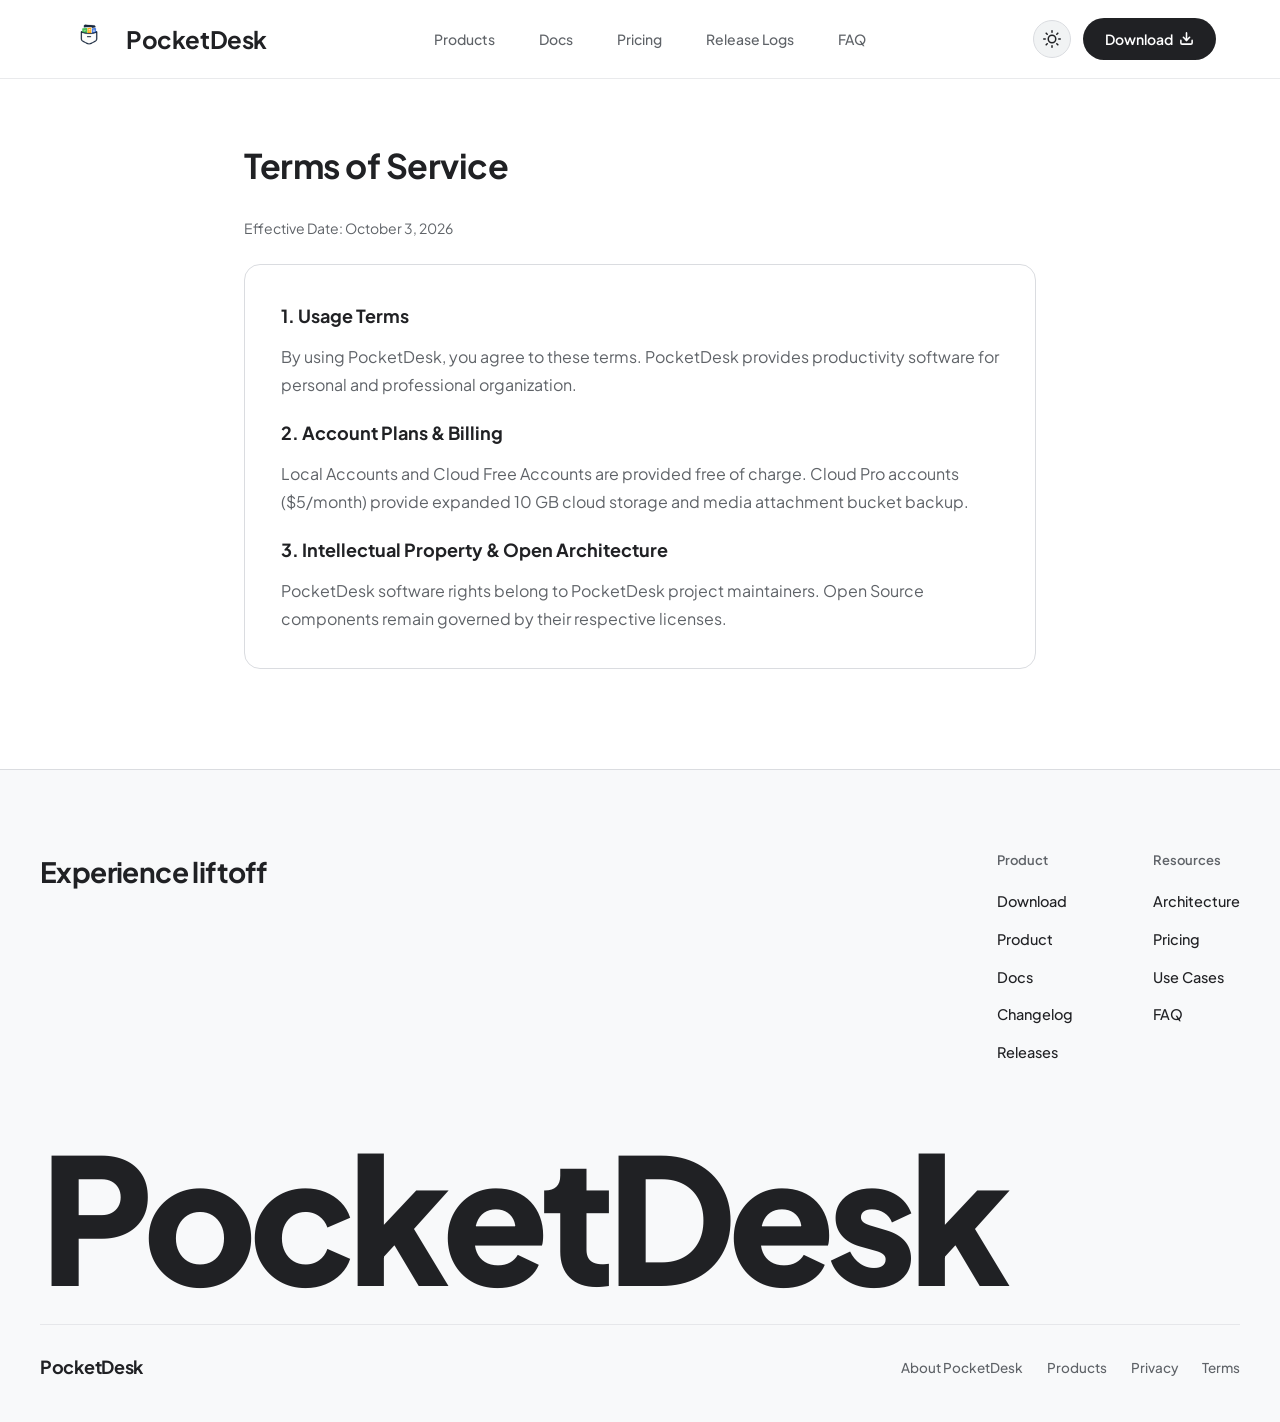
<file: website/terms.html>
<!DOCTYPE html>
<html lang="en">
<head>
  <meta charset="UTF-8">
  <meta name="viewport" content="width=device-width, initial-scale=1.0">
  <title>Terms of Service — PocketDesk</title>
  <meta name="description" content="Terms of Service for PocketDesk productivity software and account plans.">
  <link rel="shortcut icon" href="favicon.ico">
  <link rel="icon" type="image/png" sizes="128x128" href="favicon.png">
  <link rel="icon" type="image/png" sizes="64x64" href="favicon.png">
  <link rel="icon" type="image/png" sizes="32x32" href="favicon.png">
  <link rel="apple-touch-icon" sizes="180x180" href="favicon.png">
  <script>
    (function() {
      const savedTheme = localStorage.getItem('theme');
      if (savedTheme === 'dark-mode' || (!savedTheme && window.matchMedia('(prefers-color-scheme: dark)').matches)) {
        document.documentElement.classList.add('dark-mode');
      }
    })();
  </script>
  <link rel="stylesheet" href="pocketdesk.css">
</head>
<body>

  <!-- Google Minimalist Navigation -->
  <header class="navbar">
    <div class="nav-container">
      <a href="index.html" class="logo">
        <img src="assets/logo.png" alt="PocketDesk" class="logo-img">
        <span>PocketDesk</span>
      </a>
      <nav class="nav-links">
        <a href="features.html" class="nav-link">Products</a>
        <a href="docs.html" class="nav-link">Docs</a>
        <a href="index.html#plans" class="nav-link">Pricing</a>
        <a href="logs.html" class="nav-link">Release Logs</a>
        <a href="faq.html" class="nav-link">FAQ</a>
      </nav>
      <div class="nav-actions">
        <button id="theme-toggle" class="theme-toggle" aria-label="Toggle theme">
          <svg width="18" height="18" viewBox="0 0 24 24" fill="none" stroke="currentColor" stroke-width="2" stroke-linecap="round" stroke-linejoin="round">
            <circle cx="12" cy="12" r="5"></circle>
            <line x1="12" y1="1" x2="12" y2="3"></line>
            <line x1="12" y1="21" x2="12" y2="23"></line>
            <line x1="4.22" y1="4.22" x2="5.64" y2="5.64"></line>
            <line x1="18.36" y1="18.36" x2="19.78" y2="19.78"></line>
            <line x1="1" y1="12" x2="3" y2="12"></line>
            <line x1="21" y1="12" x2="23" y2="12"></line>
            <line x1="4.22" y1="19.78" x2="5.64" y2="18.36"></line>
            <line x1="18.36" y1="5.64" x2="19.78" y2="4.22"></line>
          </svg>
        </button>
        <a href="download.html" class="btn-pill btn-dark" style="gap: 6px;">
          <span>Download</span>
          <svg width="15" height="15" viewBox="0 0 24 24" fill="none" stroke="currentColor" stroke-width="2.5" stroke-linecap="round" stroke-linejoin="round">
            <path d="M21 15v4a2 2 0 0 1-2 2H5a2 2 0 0 1-2-2v-4"></path>
            <polyline points="7 10 12 15 17 10"></polyline>
            <line x1="12" y1="15" x2="12" y2="3"></line>
          </svg>
        </a>
        <button id="hamburger-btn" class="hamburger-btn" aria-label="Toggle navigation menu" aria-expanded="false">
          <svg class="hamburger-icon" width="22" height="22" viewBox="0 0 24 24" fill="none" stroke="currentColor" stroke-width="2" stroke-linecap="round" stroke-linejoin="round">
            <line x1="3" y1="12" x2="21" y2="12"></line>
            <line x1="3" y1="6" x2="21" y2="6"></line>
            <line x1="3" y1="18" x2="21" y2="18"></line>
          </svg>
          <svg class="close-icon" width="22" height="22" viewBox="0 0 24 24" fill="none" stroke="currentColor" stroke-width="2" stroke-linecap="round" stroke-linejoin="round">
            <line x1="18" y1="6" x2="6" y2="18"></line>
            <line x1="6" y1="6" x2="18" y2="18"></line>
          </svg>
        </button>
      </div>
    </div>
  </header>

  <!-- Mobile Drawer Menu -->
  <div id="mobile-menu-drawer" class="mobile-menu-drawer">
    <nav class="mobile-nav-links">
      <a href="features.html" class="mobile-nav-link">Products</a>
      <a href="docs.html" class="mobile-nav-link ">Docs</a>
      <a href="index.html#plans" class="mobile-nav-link">Pricing</a>
      <a href="logs.html" class="mobile-nav-link ">Release Logs</a>
      <a href="faq.html" class="mobile-nav-link ">FAQ</a>
    </nav>
    <div class="mobile-menu-actions">
      <a href="download.html" class="btn-pill btn-dark" style="width: 100%; justify-content: center; gap: 8px; padding: 14px 20px;">
        <span>Download App</span>
        <svg width="16" height="16" viewBox="0 0 24 24" fill="none" stroke="currentColor" stroke-width="2.5" stroke-linecap="round" stroke-linejoin="round">
          <path d="M21 15v4a2 2 0 0 1-2 2H5a2 2 0 0 1-2-2v-4"></path>
          <polyline points="7 10 12 15 17 10"></polyline>
          <line x1="12" y1="15" x2="12" y2="3"></line>
        </svg>
      </a>
    </div>
  </div>

  <main class="section-wrapper" style="padding-top: 60px; max-width: 840px;">
    <h1 class="section-title" style="text-align: left; margin-bottom: 24px;">Terms of Service</h1>
    <p style="color: var(--text-secondary); margin-bottom: 24px; font-size: 14px;">Effective Date: October 3, 2026</p>

    <div style="background: var(--surface-color); border: 1px solid var(--border-color); border-radius: var(--radius-md); padding: 36px; line-height: 1.7; color: var(--text-secondary);">
      <h3 style="color: var(--text-primary); margin-bottom: 12px; font-size: 18px;">1. Usage Terms</h3>
      <p style="margin-bottom: 20px;">By using PocketDesk, you agree to these terms. PocketDesk provides productivity software for personal and professional organization.</p>

      <h3 style="color: var(--text-primary); margin-bottom: 12px; font-size: 18px;">2. Account Plans & Billing</h3>
      <p style="margin-bottom: 20px;">Local Accounts and Cloud Free Accounts are provided free of charge. Cloud Pro accounts ($5/month) provide expanded 10 GB cloud storage and media attachment bucket backup.</p>

      <h3 style="color: var(--text-primary); margin-bottom: 12px; font-size: 18px;">3. Intellectual Property & Open Architecture</h3>
      <p>PocketDesk software rights belong to PocketDesk project maintainers. Open Source components remain governed by their respective licenses.</p>
    </div>
  </main>

  <footer class="antigravity-footer">
    <div class="footer-upper">
      <div class="footer-upper-left">
        <h3 class="footer-slogan">Experience liftoff</h3>
      </div>
      <div class="footer-upper-right">
        <div class="footer-column">
          <h4 class="footer-heading">Product</h4>
          <ul class="footer-links-list">
            <li><a href="download.html">Download</a></li>
            <li><a href="features.html">Product</a></li>
            <li><a href="docs.html">Docs</a></li>
            <li><a href="logs.html">Changelog</a></li>
            <li><a href="logs.html">Releases</a></li>
          </ul>
        </div>
        <div class="footer-column">
          <h4 class="footer-heading">Resources</h4>
          <ul class="footer-links-list">
            <li><a href="docs.html">Architecture</a></li>
            <li><a href="index.html#plans">Pricing</a></li>
            <li><a href="features.html">Use Cases</a></li>
            <li><a href="faq.html">FAQ</a></li>
          </ul>
        </div>
      </div>
    </div>

    <div class="footer-giant-branding">
      PocketDesk
    </div>

    <div class="footer-bottom-line">
      <div class="footer-brand-left">
        PocketDesk
      </div>
      <div class="footer-legal-links">
        <a href="index.html">About PocketDesk</a>
        <a href="features.html">Products</a>
        <a href="privacy.html">Privacy</a>
        <a href="terms.html">Terms</a>
      </div>
    </div>
  </footer>

  <script>
    const themeBtn = document.getElementById('theme-toggle');
    if (themeBtn) {
      themeBtn.addEventListener('click', () => {
        document.body.classList.toggle('dark-mode');
      });
    }
  </script>
</body>
</html>
</file>
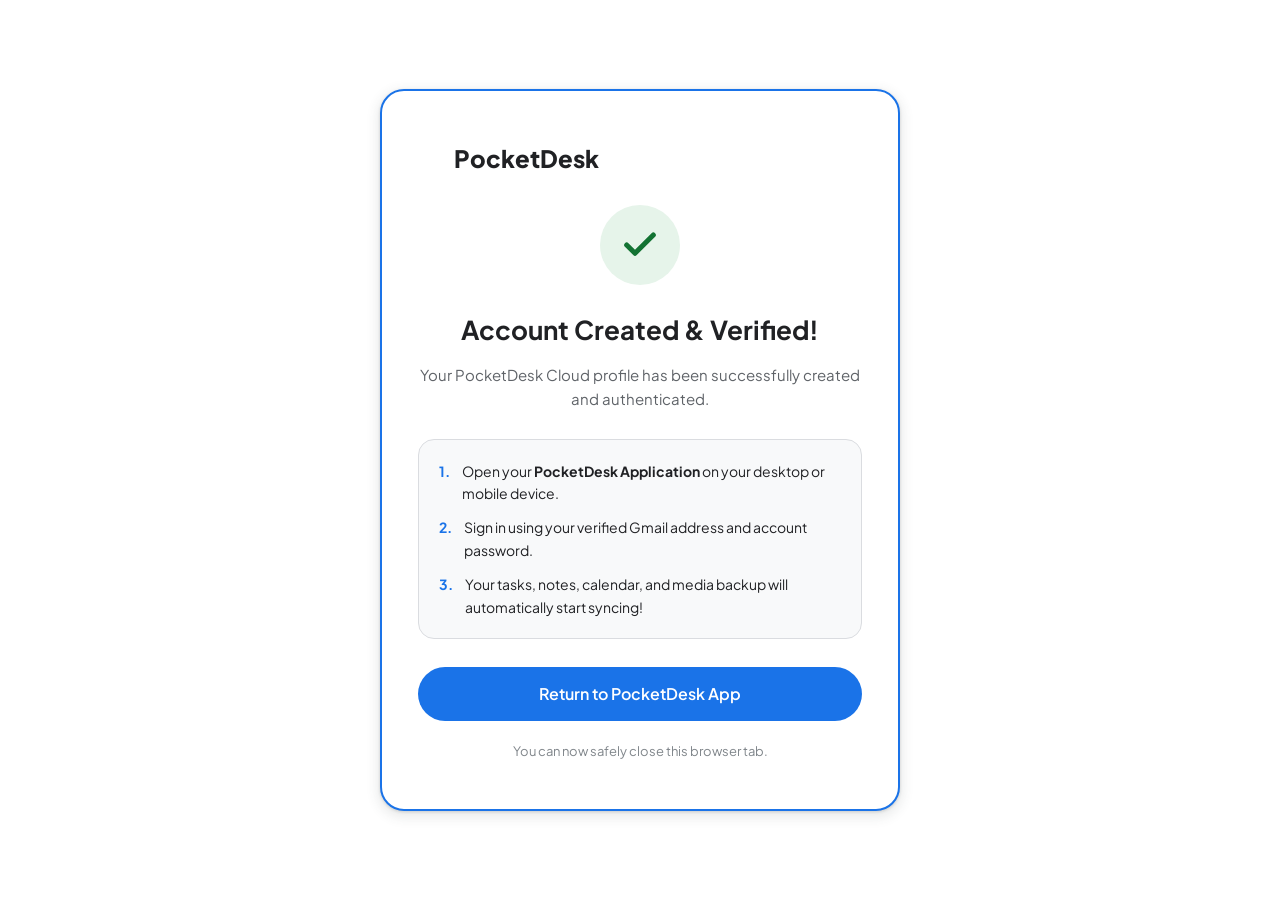
<file: website/verification_success.html>
<!DOCTYPE html>
<html lang="en">
<head>
  <meta charset="UTF-8">
  <meta name="viewport" content="width=device-width, initial-scale=1.0">
  <title>PocketDesk — Account Created & Verified</title>
  <link rel="shortcut icon" href="favicon.ico">
  <link rel="icon" type="image/png" sizes="128x128" href="favicon.png">
  <link rel="icon" type="image/png" sizes="64x64" href="favicon.png">
  <link rel="icon" type="image/png" sizes="32x32" href="favicon.png">
  <link rel="apple-touch-icon" sizes="180x180" href="favicon.png">
  <script>
    (function() {
      const savedTheme = localStorage.getItem('theme');
      if (savedTheme === 'dark-mode' || (!savedTheme && window.matchMedia('(prefers-color-scheme: dark)').matches)) {
        document.documentElement.classList.add('dark-mode');
      }
    })();
  </script>
  <link rel="stylesheet" href="pocketdesk.css">
  <style>
    @keyframes fadeInUp {
      from {
        opacity: 0;
        transform: translateY(24px);
      }
      to {
        opacity: 1;
        transform: translateY(0);
      }
    }
    .verified-card {
      max-width: 520px;
      width: 100%;
      text-align: center;
      padding: 48px 36px;
      border-radius: var(--radius-lg);
      animation: fadeInUp 0.5s cubic-bezier(0.16, 1, 0.3, 1) forwards;
    }
  </style>
</head>
<body style="display: flex; align-items: center; justify-content: center; min-height: 100vh; padding: 24px;">

  <div class="pricing-card featured verified-card">
    
    <!-- Logo Header -->
    <div style="display: inline-flex; align-items: center; gap: 12px; margin-bottom: 28px;">
      <div class="logo-badge">
        <svg width="24" height="24" viewBox="0 0 24 24" fill="none" stroke="#FFFFFF" stroke-width="2.5" stroke-linecap="round" stroke-linejoin="round">
          <path d="M19 21H5a2 2 0 0 1-2-2V5a2 2 0 0 1 2-2h11l5 5v11a2 2 0 0 1-2 2z"></path>
          <polyline points="17 21 17 13 7 13 7 21"></polyline>
          <polyline points="7 3 7 8 15 8"></polyline>
        </svg>
      </div>
      <span style="font-size: 24px; font-weight: 800; color: var(--text-primary);">PocketDesk</span>
    </div>

    <!-- Success Checkmark Badge -->
    <div style="width: 80px; height: 80px; margin: 0 auto 24px; background: var(--google-green-container); border-radius: 50%; display: flex; align-items: center; justify-content: center;">
      <svg width="40" height="40" viewBox="0 0 24 24" fill="none" stroke="var(--google-green-text)" stroke-width="3" stroke-linecap="round" stroke-linejoin="round">
        <polyline points="20 6 9 17 4 12"></polyline>
      </svg>
    </div>

    <!-- Title & Messages -->
    <h1 style="font-size: 26px; font-weight: 700; color: var(--text-primary); margin-bottom: 12px;">Account Created & Verified!</h1>
    <p style="font-size: 15px; color: var(--text-secondary); line-height: 1.6; margin-bottom: 28px;">
      Your PocketDesk Cloud profile has been successfully created and authenticated.
    </p>

    <!-- Instructions Box -->
    <div style="background: var(--surface-low); border: 1px solid var(--border-color); border-radius: var(--radius-md); padding: 20px; margin-bottom: 28px; text-align: left;">
      <div style="display: flex; gap: 12px; margin-bottom: 12px; font-size: 14px; color: var(--text-primary);">
        <span style="font-weight: 700; color: var(--google-blue);">1.</span>
        <span>Open your <strong>PocketDesk Application</strong> on your desktop or mobile device.</span>
      </div>
      <div style="display: flex; gap: 12px; margin-bottom: 12px; font-size: 14px; color: var(--text-primary);">
        <span style="font-weight: 700; color: var(--google-blue);">2.</span>
        <span>Sign in using your verified Gmail address and account password.</span>
      </div>
      <div style="display: flex; gap: 12px; font-size: 14px; color: var(--text-primary);">
        <span style="font-weight: 700; color: var(--google-blue);">3.</span>
        <span>Your tasks, notes, calendar, and media backup will automatically start syncing!</span>
      </div>
    </div>

    <!-- Action CTA -->
    <a href="pocketdesk://" class="btn-pill btn-primary" style="width: 100%; padding: 14px; font-size: 16px;">
      Return to PocketDesk App
    </a>

    <p style="font-size: 13px; color: var(--text-tertiary); margin-top: 20px;">You can now safely close this browser tab.</p>
  </div>

</body>
</html>
</file>
<file: website/pocketdesk.css>
/* ==========================================================================
   PocketDesk Website - Google Minimalist & Antigravity Design System
   ========================================================================== */

@import url('https://fonts.googleapis.com/css2?family=Google+Sans:wght@400;500;700&family=Plus+Jakarta+Sans:wght@400;500;600;700;800&family=JetBrains+Mono:wght@400;500&display=swap');

:root {
  /* Google Brand Colors */
  --google-blue: #1a73e8;
  --google-blue-hover: #1557b0;
  --google-blue-container: #e8f0fe;
  --google-blue-text: #174ea6;

  --google-green: #34a853;
  --google-green-container: #e6f4ea;
  --google-green-text: #137333;

  --google-amber: #fbbc04;
  --google-amber-container: #fef7e0;
  --google-amber-text: #b06000;

  --google-red: #ea4335;
  --google-red-container: #fce8e6;
  --google-red-text: #c5221f;

  /* Surfaces */
  --bg-color: #ffffff;
  --surface-color: #ffffff;
  --surface-low: #f8f9fa;
  --surface-variant: #f1f3f4;

  /* Typography */
  --text-primary: #202124;
  --text-secondary: #5f6368;
  --text-tertiary: #80868b;

  /* Geometry & Borders */
  --border-color: #dadce0;
  --border-subtle: rgba(218, 220, 224, 0.6);
  --radius-sm: 8px;
  --radius-md: 16px;
  --radius-lg: 24px;
  --radius-pill: 100px;

  /* Shadows */
  --shadow-sm: 0 1px 2px 0 rgba(60,64,67,0.15), 0 1px 3px 1px rgba(60,64,67,0.08);
  --shadow-md: 0 1px 3px 0 rgba(60,64,67,0.2), 0 4px 12px 3px rgba(60,64,67,0.1);
  --shadow-lg: 0 4px 16px 0 rgba(60,64,67,0.12), 0 12px 32px 4px rgba(60,64,67,0.08);

  --max-width: 1200px;
  --transition: all 0.24s cubic-bezier(0.4, 0, 0.2, 1);
}

html.dark-mode, body.dark-mode {
  --bg-color: #121212;
  --surface-color: #1e1e1e;
  --surface-low: #181818;
  --surface-variant: #282828;

  --text-primary: #e8eaed;
  --text-secondary: #9aa0a6;
  --text-tertiary: #80868b;

  --border-color: #3c4043;
  --border-subtle: rgba(60, 64, 67, 0.6);

  --google-blue-container: rgba(26, 115, 232, 0.18);
  --google-blue-text: #8ab4f8;
  --google-green-container: rgba(52, 168, 83, 0.18);
  --google-green-text: #81c995;
  --google-amber-container: rgba(251, 188, 4, 0.18);
  --google-amber-text: #fde293;
  --google-red-container: rgba(234, 67, 53, 0.18);
  --google-red-text: #f28b82;

  --shadow-sm: 0 1px 3px 0 rgba(0,0,0,0.5);
  --shadow-md: 0 4px 12px 0 rgba(0,0,0,0.5);
  --shadow-lg: 0 8px 32px 0 rgba(0,0,0,0.6);
  background-color: #121212 !important;
  color: #e8eaed !important;
}

* {
  box-sizing: border-box;
  margin: 0;
  padding: 0;
}

html {
  scroll-behavior: smooth;
  scroll-snap-type: y proximity;
}

@view-transition {
  navigation: auto;
}

::view-transition-old(root) {
  animation: fadeOut 0.25s cubic-bezier(0.4, 0, 0.2, 1) forwards;
}

::view-transition-new(root) {
  animation: fadeIn 0.35s cubic-bezier(0.0, 0, 0.2, 1) forwards;
}

@keyframes fadeOut {
  from { opacity: 1; transform: scale(1); }
  to { opacity: 0; transform: scale(0.98); }
}

@keyframes fadeIn {
  from { opacity: 0; transform: translateY(12px) scale(0.99); }
  to { opacity: 1; transform: translateY(0) scale(1); }
}

body {
  font-family: 'Google Sans', 'Plus Jakarta Sans', -apple-system, sans-serif;
  background-color: var(--bg-color);
  color: var(--text-primary);
  line-height: 1.6;
  -webkit-font-smoothing: antialiased;
  opacity: 1;
  transition: opacity 0.25s cubic-bezier(0.4, 0, 0.2, 1), transform 0.25s cubic-bezier(0.4, 0, 0.2, 1);
}

body.page-fade-out {
  opacity: 0;
  transform: translateY(-8px);
}

/* ==========================================================================
   Header Navbar (Minimalist Google & Antigravity Header)
   ========================================================================== */

.navbar {
  position: sticky;
  top: 0;
  z-index: 1000;
  background-color: rgba(255, 255, 255, 0.92);
  backdrop-filter: blur(16px);
  -webkit-backdrop-filter: blur(16px);
  border-bottom: 1px solid var(--border-subtle);
  transition: var(--transition);
}

body.dark-mode .navbar {
  background-color: rgba(18, 18, 18, 0.92);
}

.nav-container {
  max-width: var(--max-width);
  margin: 0 auto;
  padding: 14px 24px;
  display: flex;
  align-items: center;
  justify-content: space-between;
}

.logo {
  display: flex;
  align-items: center;
  gap: 12px;
  text-decoration: none;
  font-weight: 700;
  font-size: 24px;
  color: var(--text-primary);
  letter-spacing: -0.4px;
}

.logo-img {
  width: 50px;
  height: 50px;
  object-fit: contain;
  border-radius: 10px;
}

.nav-links {
  display: flex;
  align-items: center;
  gap: 8px;
}

.nav-link {
  text-decoration: none;
  color: var(--text-secondary);
  font-size: 14px;
  font-weight: 500;
  padding: 8px 18px;
  border-radius: var(--radius-pill);
  transition: var(--transition);
}

.nav-link:hover, .nav-link.active {
  color: var(--google-blue);
  background-color: var(--google-blue-container);
}

.nav-actions {
  display: flex;
  align-items: center;
  gap: 12px;
}

.hamburger-btn {
  display: none;
  background: var(--surface-variant);
  border: 1px solid var(--border-color);
  color: var(--text-primary);
  width: 42px;
  height: 42px;
  border-radius: 50%;
  align-items: center;
  justify-content: center;
  cursor: pointer;
  transition: var(--transition);
  z-index: 1001;
  position: relative;
}

.hamburger-btn:hover {
  background: var(--border-color);
}

.hamburger-icon, .close-icon {
  position: absolute;
  transition: transform 0.3s cubic-bezier(0.4, 0, 0.2, 1), opacity 0.3s cubic-bezier(0.4, 0, 0.2, 1);
}

.hamburger-icon {
  opacity: 1;
  transform: rotate(0deg) scale(1);
}

.close-icon {
  opacity: 0;
  transform: rotate(-90deg) scale(0.5);
}

.hamburger-btn.active .hamburger-icon {
  opacity: 0;
  transform: rotate(90deg) scale(0.5);
}

.hamburger-btn.active .close-icon {
  opacity: 1;
  transform: rotate(0deg) scale(1);
}

.mobile-menu-drawer {
  display: flex;
  position: fixed;
  top: 72px;
  left: 0;
  width: 100%;
  height: calc(100vh - 72px);
  background: var(--bg-color);
  box-sizing: border-box;
  padding: 32px 24px;
  flex-direction: column;
  gap: 24px;
  z-index: 999;
  overflow-y: auto;
  border-top: 1px solid var(--border-subtle);
  transform: translateY(-20px);
  opacity: 0;
  visibility: hidden;
  pointer-events: none;
  transition: opacity 0.35s cubic-bezier(0.16, 1, 0.3, 1), transform 0.35s cubic-bezier(0.16, 1, 0.3, 1), visibility 0.35s ease;
}

.mobile-menu-drawer.active {
  transform: translateY(0);
  opacity: 1;
  visibility: visible;
  pointer-events: auto;
}

.mobile-nav-links {
  display: flex;
  flex-direction: column;
  gap: 12px;
}

.mobile-nav-link {
  font-size: 18px;
  font-weight: 600;
  color: var(--text-primary);
  text-decoration: none;
  padding: 12px 16px;
  border-radius: var(--radius-sm);
  transition: var(--transition);
}

.mobile-nav-link:hover, .mobile-nav-link.active {
  background-color: var(--google-blue-container);
  color: var(--google-blue);
}

.mobile-menu-actions {
  display: flex;
  flex-direction: column;
  gap: 16px;
  margin-top: 12px;
  padding-top: 24px;
  border-top: 1px solid var(--border-subtle);
}

.btn-pill {
  display: inline-flex;
  align-items: center;
  justify-content: center;
  gap: 8px;
  padding: 10px 22px;
  border-radius: var(--radius-pill);
  font-size: 14px;
  font-weight: 600;
  text-decoration: none;
  transition: var(--transition);
  cursor: pointer;
  border: none;
}

.btn-primary {
  background-color: var(--google-blue);
  color: #ffffff;
}

.btn-primary:hover {
  background-color: var(--google-blue-hover);
  box-shadow: 0 4px 12px rgba(26, 115, 232, 0.35);
  transform: translateY(-1px);
}

.btn-dark {
  background-color: #202124;
  color: #ffffff !important;
}

.btn-dark:hover {
  background-color: #000000;
  box-shadow: 0 4px 14px rgba(0,0,0,0.3);
  transform: translateY(-1px);
}

body.dark-mode .btn-dark {
  background-color: #ffffff;
  color: #121212 !important;
}

body.dark-mode .btn-dark:hover {
  background-color: #f1f3f4;
  box-shadow: 0 4px 14px rgba(255,255,255,0.25);
}

.btn-outlined {
  background-color: transparent;
  color: var(--google-blue);
  border: 1px solid var(--border-color);
}

.btn-outlined:hover {
  background-color: var(--google-blue-container);
  border-color: var(--google-blue);
}

.theme-toggle {
  background: var(--surface-variant);
  border: 1px solid var(--border-color);
  color: var(--text-primary);
  width: 38px;
  height: 38px;
  border-radius: 50%;
  display: flex;
  align-items: center;
  justify-content: center;
  cursor: pointer;
  transition: var(--transition);
}

.theme-toggle:hover {
  background: var(--border-color);
}

/* ==========================================================================
   Full Viewport Section Snap & Slide-Up Reveal System
   ========================================================================== */

.full-section {
  min-height: calc(100vh - 72px);
  width: 100%;
  display: flex;
  flex-direction: column;
  justify-content: center;
  align-items: center;
  box-sizing: border-box;
  padding: 60px 24px;
  scroll-snap-align: start;
  scroll-snap-stop: normal;
  opacity: 0;
  transform: translateY(50px) scale(0.98);
  transition: opacity 0.75s cubic-bezier(0.16, 1, 0.3, 1), transform 0.75s cubic-bezier(0.16, 1, 0.3, 1);
}

.full-section.visible, .full-section:first-of-type {
  opacity: 1;
  transform: translateY(0) scale(1);
}

/* ==========================================================================
   Antigravity Premium Hero Section & Brand Accent
   ========================================================================== */

.hero-section {
  min-height: calc(100vh - 72px);
  display: flex;
  flex-direction: column;
  justify-content: center;
  align-items: center;
  padding: 40px 24px;
  max-width: 1100px;
  margin: 0 auto;
  text-align: center;
  scroll-snap-align: start;
  scroll-snap-stop: normal;
  position: relative;
}

.hero-bg-accent {
  position: absolute;
  top: 50%;
  left: 50%;
  transform: translate(-50%, -50%);
  width: 100%;
  height: 100%;
  pointer-events: none;
  z-index: 0;
  opacity: 0.85;
}

.hero-brand-badge {
  display: inline-flex;
  align-items: center;
  gap: 10px;
  margin-bottom: 28px;
  text-decoration: none;
  z-index: 1;
}

.hero-badge-img {
  width: 36px;
  height: 36px;
  object-fit: contain;
  border-radius: 8px;
}

.hero-badge-text {
  font-size: 22px;
  font-weight: 700;
  color: var(--text-primary);
  letter-spacing: -0.4px;
}

.hero-title {
  font-size: clamp(52px, 7.5vw, 86px);
  font-weight: 700;
  line-height: 1.06;
  letter-spacing: -0.04em;
  color: var(--text-primary);
  margin-bottom: 32px;
  z-index: 1;
}

.hero-buttons {
  display: flex;
  align-items: center;
  justify-content: center;
  gap: 16px;
  z-index: 1;
}

.btn-hero-dark {
  background-color: #1f1f1f;
  color: #ffffff !important;
  padding: 14px 34px;
  border-radius: var(--radius-pill);
  font-size: 15px;
  font-weight: 600;
  text-decoration: none;
  transition: var(--transition);
  box-shadow: 0 2px 10px rgba(0,0,0,0.15);
}

.btn-hero-dark:hover {
  background-color: #000000;
  box-shadow: 0 6px 20px rgba(0,0,0,0.3);
  transform: translateY(-2px);
}

body.dark-mode .btn-hero-dark {
  background-color: #ffffff;
  color: #121212 !important;
}

body.dark-mode .btn-hero-dark:hover {
  background-color: #f1f3f4;
  box-shadow: 0 6px 20px rgba(255,255,255,0.25);
}

/* ==========================================================================
   Showcase Box & Mascot Component
   ========================================================================== */

.showcase-container {
  width: 92%;
  max-width: 1140px;
  margin: 0 auto;
  background-color: var(--surface-color);
  border: 1px solid var(--border-color);
  border-radius: var(--radius-lg);
  box-shadow: var(--shadow-lg);
  overflow: hidden;
}

.showcase-header {
  background-color: var(--surface-low);
  padding: 16px 28px;
  border-bottom: 1px solid var(--border-color);
  display: flex;
  align-items: center;
  justify-content: space-between;
}

.window-dots {
  display: flex;
  gap: 8px;
}

.dot {
  width: 12px;
  height: 12px;
  border-radius: 50%;
}

.dot.red { background-color: var(--google-red); }
.dot.yellow { background-color: var(--google-amber); }
.dot.green { background-color: var(--google-green); }

.window-title {
  font-size: 14px;
  font-weight: 600;
  color: var(--text-secondary);
}

.showcase-body {
  padding: 44px 40px;
  display: grid;
  grid-template-columns: 1fr 380px;
  gap: 36px;
  align-items: center;
}

@media (max-width: 980px) {
  .showcase-body { grid-template-columns: 1fr; padding: 28px; }
}

.dashboard-preview-card {
  background: var(--surface-low);
  border-radius: var(--radius-md);
  padding: 32px;
  border: 1px solid var(--border-subtle);
}

.dash-grid {
  display: grid;
  grid-template-columns: repeat(2, 1fr);
  gap: 20px;
}

.dash-widget {
  background: var(--surface-color);
  padding: 22px 20px;
  border-radius: 14px;
  border: 1px solid var(--border-subtle);
  box-shadow: 0 2px 8px rgba(0,0,0,0.02);
}

.dash-widget h4 {
  font-size: 16px;
  font-weight: 700;
  color: var(--text-primary);
  display: flex;
  align-items: center;
  gap: 10px;
  margin-bottom: 8px;
}

.dash-widget p {
  font-size: 13.5px;
  color: var(--text-secondary);
  line-height: 1.45;
}

.mascot-card {
  background: linear-gradient(145deg, var(--google-blue-container) 0%, var(--surface-color) 100%);
  border: 1px solid rgba(26, 115, 232, 0.3);
  border-radius: var(--radius-md);
  padding: 36px 28px;
  text-align: center;
  display: flex;
  flex-direction: column;
  align-items: center;
  justify-content: center;
}

.profile-status-card {
  background: linear-gradient(145deg, var(--surface-color) 0%, var(--google-green-container) 100%);
  border: 1px solid rgba(52, 168, 83, 0.3);
  border-radius: var(--radius-md);
  padding: 32px 24px;
  display: flex;
  flex-direction: column;
  justify-content: space-between;
}

.mascot-svg-avatar {
  width: 110px;
  height: 110px;
  margin: 0 auto 20px;
}

.mascot-name {
  font-size: 22px;
  font-weight: 700;
  color: var(--text-primary);
  margin-bottom: 6px;
}

.mascot-pill {
  display: inline-block;
  background: var(--google-blue);
  color: #ffffff;
  font-size: 12.5px;
  font-weight: 700;
  padding: 4px 14px;
  border-radius: var(--radius-pill);
  margin-bottom: 16px;
}

.mascot-description {
  font-size: 14.5px;
  color: var(--text-secondary);
  line-height: 1.55;
}

/* ==========================================================================
   Features Section
   ========================================================================== */

.section-wrapper {
  max-width: var(--max-width);
  margin: 0 auto 80px;
  padding: 0 24px;
}

.section-header {
  text-align: center;
  max-width: 680px;
  margin: 0 auto 48px;
}

.section-title {
  font-size: 34px;
  font-weight: 700;
  color: var(--text-primary);
  letter-spacing: -0.5px;
  margin-bottom: 12px;
}

.section-desc {
  font-size: 16.5px;
  color: var(--text-secondary);
}

.features-grid {
  display: grid;
  grid-template-columns: repeat(auto-fit, minmax(320px, 1fr));
  gap: 24px;
}

.feature-card {
  background-color: var(--surface-color);
  border: 1px solid var(--border-color);
  border-radius: var(--radius-md);
  padding: 32px;
  transition: var(--transition);
}

.feature-card:hover {
  box-shadow: var(--shadow-md);
  transform: translateY(-2px);
  border-color: var(--google-blue);
}

.feature-icon-box {
  width: 48px;
  height: 48px;
  border-radius: 14px;
  display: flex;
  align-items: center;
  justify-content: center;
  margin-bottom: 20px;
}

.feature-icon-box.blue { background: var(--google-blue-container); color: var(--google-blue-text); }
.feature-icon-box.green { background: var(--google-green-container); color: var(--google-green-text); }
.feature-icon-box.yellow { background: var(--google-amber-container); color: var(--google-amber-text); }
.feature-icon-box.red { background: var(--google-red-container); color: var(--google-red-text); }

.feature-card h3 {
  font-size: 19px;
  font-weight: 700;
  margin-bottom: 10px;
  color: var(--text-primary);
}

.feature-card p {
  font-size: 14.5px;
  color: var(--text-secondary);
  line-height: 1.55;
}

/* ==========================================================================
   Pricing Section
   ========================================================================== */

.pricing-grid {
  display: grid;
  grid-template-columns: repeat(3, 1fr);
  gap: 24px;
  align-items: stretch;
}

@media (max-width: 900px) {
  .pricing-grid { grid-template-columns: 1fr; }
}

.pricing-card {
  background-color: var(--surface-color);
  border: 1px solid var(--border-color);
  border-radius: var(--radius-lg);
  padding: 36px 28px;
  display: flex;
  flex-direction: column;
  justify-content: space-between;
  transition: var(--transition);
  position: relative;
}

.pricing-card.featured {
  border: 2px solid var(--google-blue);
  box-shadow: var(--shadow-md);
}

.plan-badge {
  position: absolute;
  top: -13px;
  left: 50%;
  transform: translateX(-50%);
  background: var(--google-blue);
  color: #ffffff;
  font-size: 11.5px;
  font-weight: 700;
  padding: 3px 14px;
  border-radius: var(--radius-pill);
}

.plan-name {
  font-size: 22px;
  font-weight: 700;
  color: var(--text-primary);
  margin-bottom: 6px;
}

.plan-price {
  font-size: 38px;
  font-weight: 800;
  color: var(--text-primary);
  margin-bottom: 16px;
}

.plan-price span {
  font-size: 14px;
  font-weight: 500;
  color: var(--text-secondary);
}

.plan-features {
  list-style: none;
  margin-bottom: 32px;
}

.plan-features li {
  font-size: 14px;
  color: var(--text-secondary);
  padding: 8px 0;
  display: flex;
  align-items: center;
  gap: 10px;
  border-bottom: 1px solid var(--border-subtle);
}

.plan-features li:last-child {
  border-bottom: none;
}

.check-icon {
  color: var(--google-green);
  font-weight: bold;
}

/* ==========================================================================
   FAQ Smooth Expandable Accordion
   ========================================================================== */

.faq-container {
  max-width: 860px;
  margin: 0 auto;
}

.faq-item {
  background: var(--surface-color);
  border: 1px solid var(--border-color);
  border-radius: var(--radius-md);
  margin-bottom: 16px;
  overflow: hidden;
  transition: var(--transition);
}

.faq-question {
  padding: 22px 28px;
  font-size: 17px;
  font-weight: 600;
  color: var(--text-primary);
  display: flex;
  align-items: center;
  justify-content: space-between;
  cursor: pointer;
  user-select: none;
}

.faq-question:hover {
  background: var(--surface-low);
}

.faq-chevron {
  width: 20px;
  height: 20px;
  stroke: var(--text-secondary);
  transition: transform 0.3s cubic-bezier(0.4, 0, 0.2, 1);
}

.faq-item.open .faq-chevron {
  transform: rotate(180deg);
  stroke: var(--google-blue);
}

.faq-answer {
  max-height: 0;
  overflow: hidden;
  transition: max-height 0.35s cubic-bezier(0.4, 0, 0.2, 1), padding 0.35s ease;
  padding: 0 28px;
  color: var(--text-secondary);
  font-size: 14.5px;
  line-height: 1.6;
}

.faq-item.open .faq-answer {
  max-height: 400px;
  padding: 0 28px 24px;
}

/* ==========================================================================
   Documentation & Release Logs
   ========================================================================== */

.docs-content {
  background: var(--surface-color);
  border: 1px solid var(--border-color);
  border-radius: var(--radius-lg);
  padding: 40px;
}

.docs-section {
  margin-bottom: 36px;
}

.docs-section:last-child {
  margin-bottom: 0;
}

.docs-section h3 {
  font-size: 20px;
  font-weight: 700;
  color: var(--text-primary);
  margin-bottom: 12px;
  display: flex;
  align-items: center;
  gap: 10px;
}

.docs-section p {
  font-size: 15px;
  color: var(--text-secondary);
  line-height: 1.6;
  margin-bottom: 14px;
}

.code-block {
  background: var(--surface-low);
  border: 1px solid var(--border-color);
  border-radius: var(--radius-sm);
  padding: 16px;
  font-family: 'JetBrains Mono', monospace;
  font-size: 13.5px;
  color: var(--text-primary);
  overflow-x: auto;
  margin-bottom: 16px;
}

/* Release Logs Styling */
.log-item {
  background: var(--surface-color);
  border: 1px solid var(--border-color);
  border-radius: var(--radius-md);
  margin-bottom: 16px;
  overflow: hidden;
}

.log-header {
  padding: 18px 24px;
  display: flex;
  align-items: center;
  justify-content: space-between;
  cursor: pointer;
  background: var(--surface-low);
}

.badge {
  padding: 4px 10px;
  border-radius: var(--radius-pill);
  font-size: 12px;
  font-weight: 700;
}

.badge-feature { background: var(--google-blue-container); color: var(--google-blue-text); }
.badge-fix { background: var(--google-green-container); color: var(--google-green-text); }
.badge-refactor { background: var(--google-amber-container); color: var(--google-amber-text); }

.log-body {
  padding: 20px 24px;
  font-size: 14px;
  color: var(--text-secondary);
  border-top: 1px solid var(--border-color);
}

/* ==========================================================================
   Google Antigravity Style Inverted Footer
   ========================================================================== */

.antigravity-footer {
  background-color: var(--surface-low);
  border-top: 1px solid var(--border-color);
  padding: 80px 24px 40px;
  margin-top: 100px;
  scroll-snap-align: end;
  scroll-snap-stop: normal;
}

.footer-upper {
  max-width: var(--max-width);
  margin: 0 auto;
  display: flex;
  justify-content: space-between;
  align-items: flex-start;
  flex-wrap: wrap;
  gap: 40px;
}

.footer-upper-left .footer-slogan {
  font-size: 28px;
  font-weight: 700;
  color: var(--text-primary);
  letter-spacing: -0.6px;
  margin-bottom: 8px;
}

.footer-upper-right {
  display: flex;
  gap: 80px;
}

@media (max-width: 600px) {
  .footer-upper-right { gap: 40px; }
}

.footer-column .footer-heading {
  font-size: 13px;
  font-weight: 600;
  color: var(--text-secondary);
  margin-bottom: 18px;
}

.footer-links-list {
  list-style: none;
}

.footer-links-list li {
  margin-bottom: 12px;
}

.footer-links-list a {
  text-decoration: none;
  font-size: 14.5px;
  color: var(--text-primary);
  font-weight: 500;
  transition: var(--transition);
}

.footer-links-list a:hover {
  color: var(--google-blue);
}

.footer-giant-branding {
  max-width: var(--max-width);
  margin: 60px auto 30px;
  font-size: clamp(64px, 14vw, 175px);
  font-weight: 800;
  letter-spacing: -0.045em;
  line-height: 0.9;
  color: var(--text-primary);
  user-select: none;
}

.footer-bottom-line {
  max-width: var(--max-width);
  margin: 0 auto;
  padding-top: 28px;
  border-top: 1px solid var(--border-subtle);
  display: flex;
  align-items: center;
  justify-content: space-between;
  flex-wrap: wrap;
  gap: 16px;
}

.footer-brand-left {
  font-weight: 700;
  font-size: 18px;
  color: var(--text-primary);
  letter-spacing: -0.3px;
}

.footer-legal-links {
  display: flex;
  gap: 24px;
  flex-wrap: wrap;
}

.footer-legal-links a {
  text-decoration: none;
  font-size: 13.5px;
  color: var(--text-secondary);
  font-weight: 500;
  transition: var(--transition);
}

.footer-legal-links a:hover {
  color: var(--google-blue);
}

/* ==========================================================================
   Mobile & Tablet Responsiveness Overrides
   ========================================================================== */
@media (max-width: 768px) {
  .full-section {
    min-height: auto;
    padding: 48px 16px 36px;
  }

  .hero-section {
    min-height: auto;
    padding: 48px 16px 36px;
  }

  .hero-title {
    font-size: clamp(30px, 8vw, 44px);
    margin-bottom: 20px;
    line-height: 1.15;
  }

  .hero-subtitle {
    font-size: 15px !important;
    margin-bottom: 24px !important;
  }

  .logo {
    font-size: 20px;
  }

  .logo-img {
    width: 38px;
    height: 38px;
  }

  .hero-badge-img {
    width: 28px;
    height: 28px;
  }

  .hero-badge-text {
    font-size: 18px;
  }

  .nav-links {
    display: none; /* Hidden on mobile in favor of hamburger drawer */
  }

  .nav-actions .btn-pill {
    display: none; /* Moved into mobile drawer for mobile */
  }

  .hamburger-btn {
    display: flex;
  }

  .showcase-container {
    width: 100%;
    border-radius: 16px;
  }

  .showcase-header {
    padding: 12px 16px;
  }

  .window-title {
    font-size: 12px;
    overflow: hidden;
    text-overflow: ellipsis;
    white-space: nowrap;
    max-width: 200px;
  }

  .showcase-body {
    padding: 20px 16px;
    gap: 20px;
  }

  .dashboard-preview-card {
    padding: 18px 14px;
  }

  .dash-grid {
    grid-template-columns: 1fr !important;
    gap: 12px;
  }

  .dash-widget {
    padding: 16px;
  }

  .mascot-card {
    padding: 24px 18px;
  }

  .mascot-svg-avatar {
    width: 85px;
    height: 85px;
    margin-bottom: 14px;
  }

  .features-grid {
    grid-template-columns: 1fr !important;
  }

  .tiers-grid {
    grid-template-columns: 1fr !important;
  }

  .footer-links-grid {
    grid-template-columns: 1fr 1fr;
    gap: 32px;
  }

  .footer-giant-branding {
    font-size: clamp(48px, 15vw, 90px);
    margin: 40px auto 20px;
  }
}
</file>
